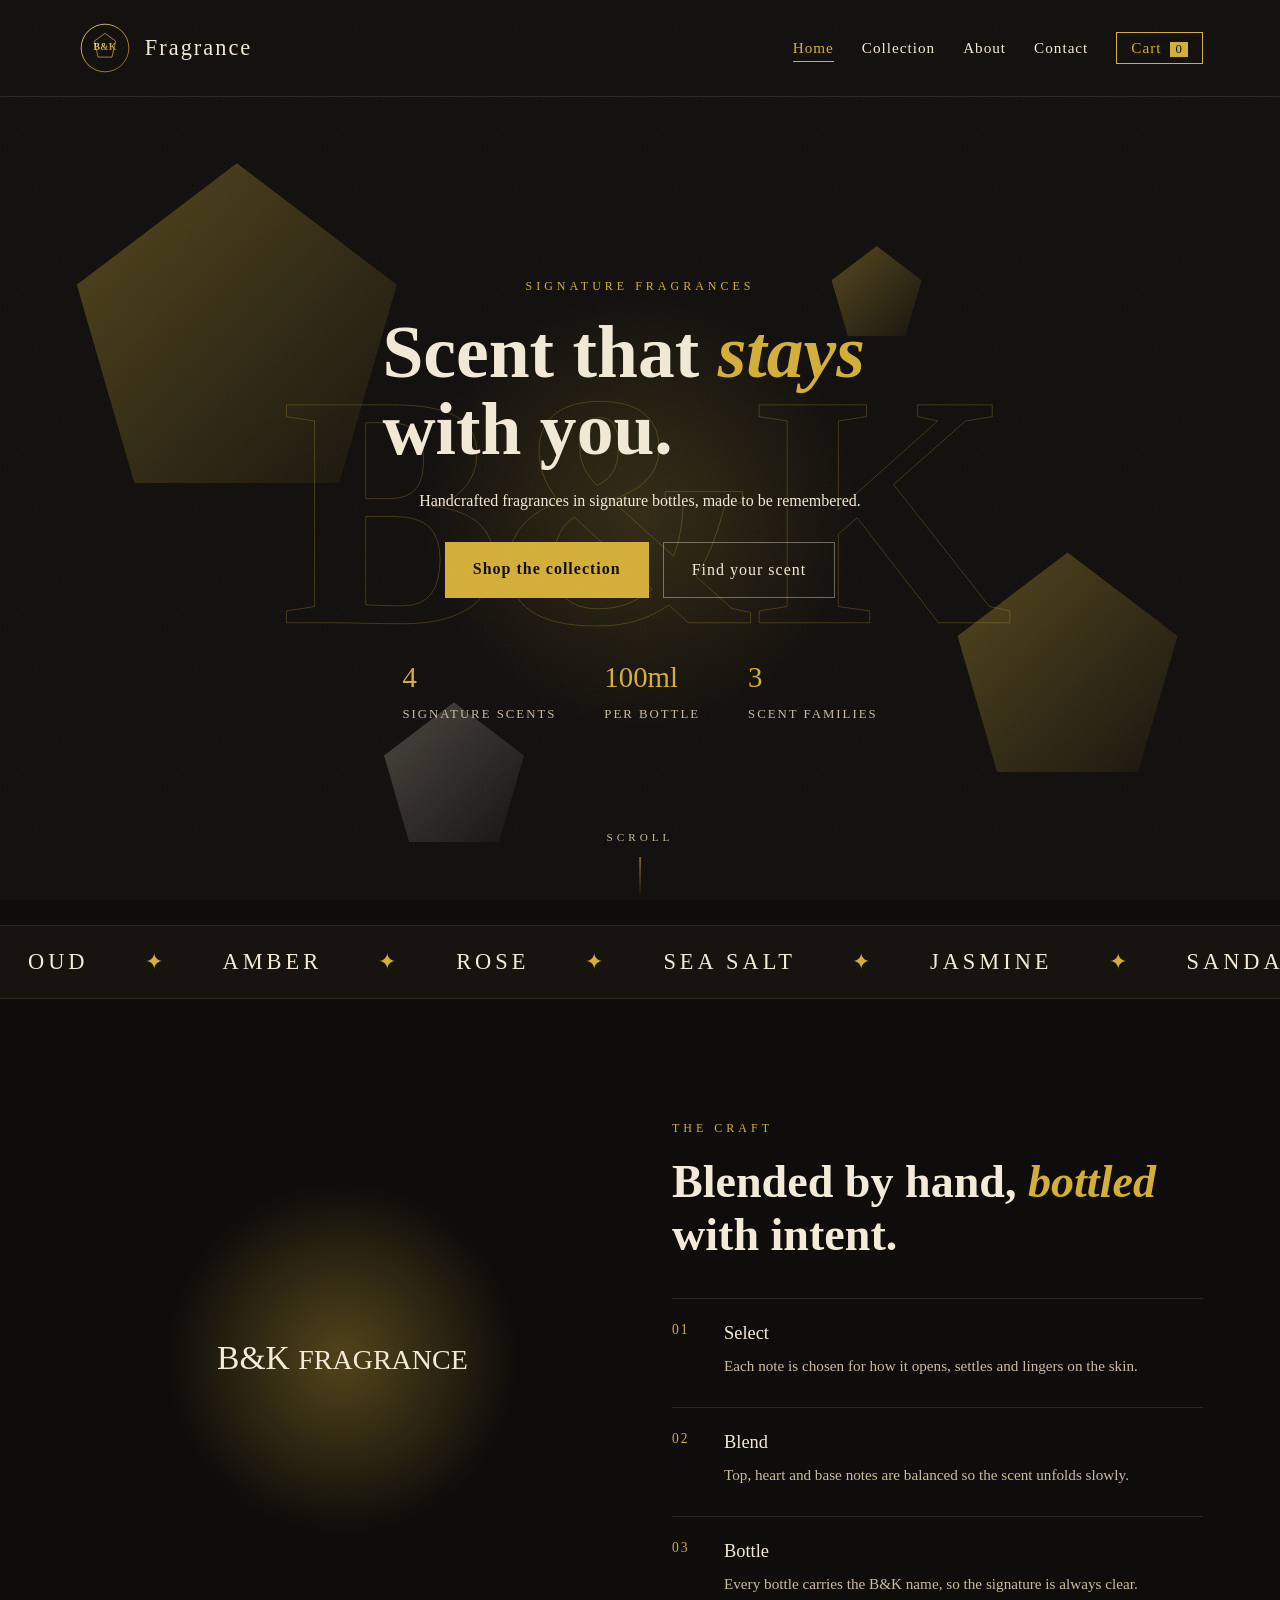
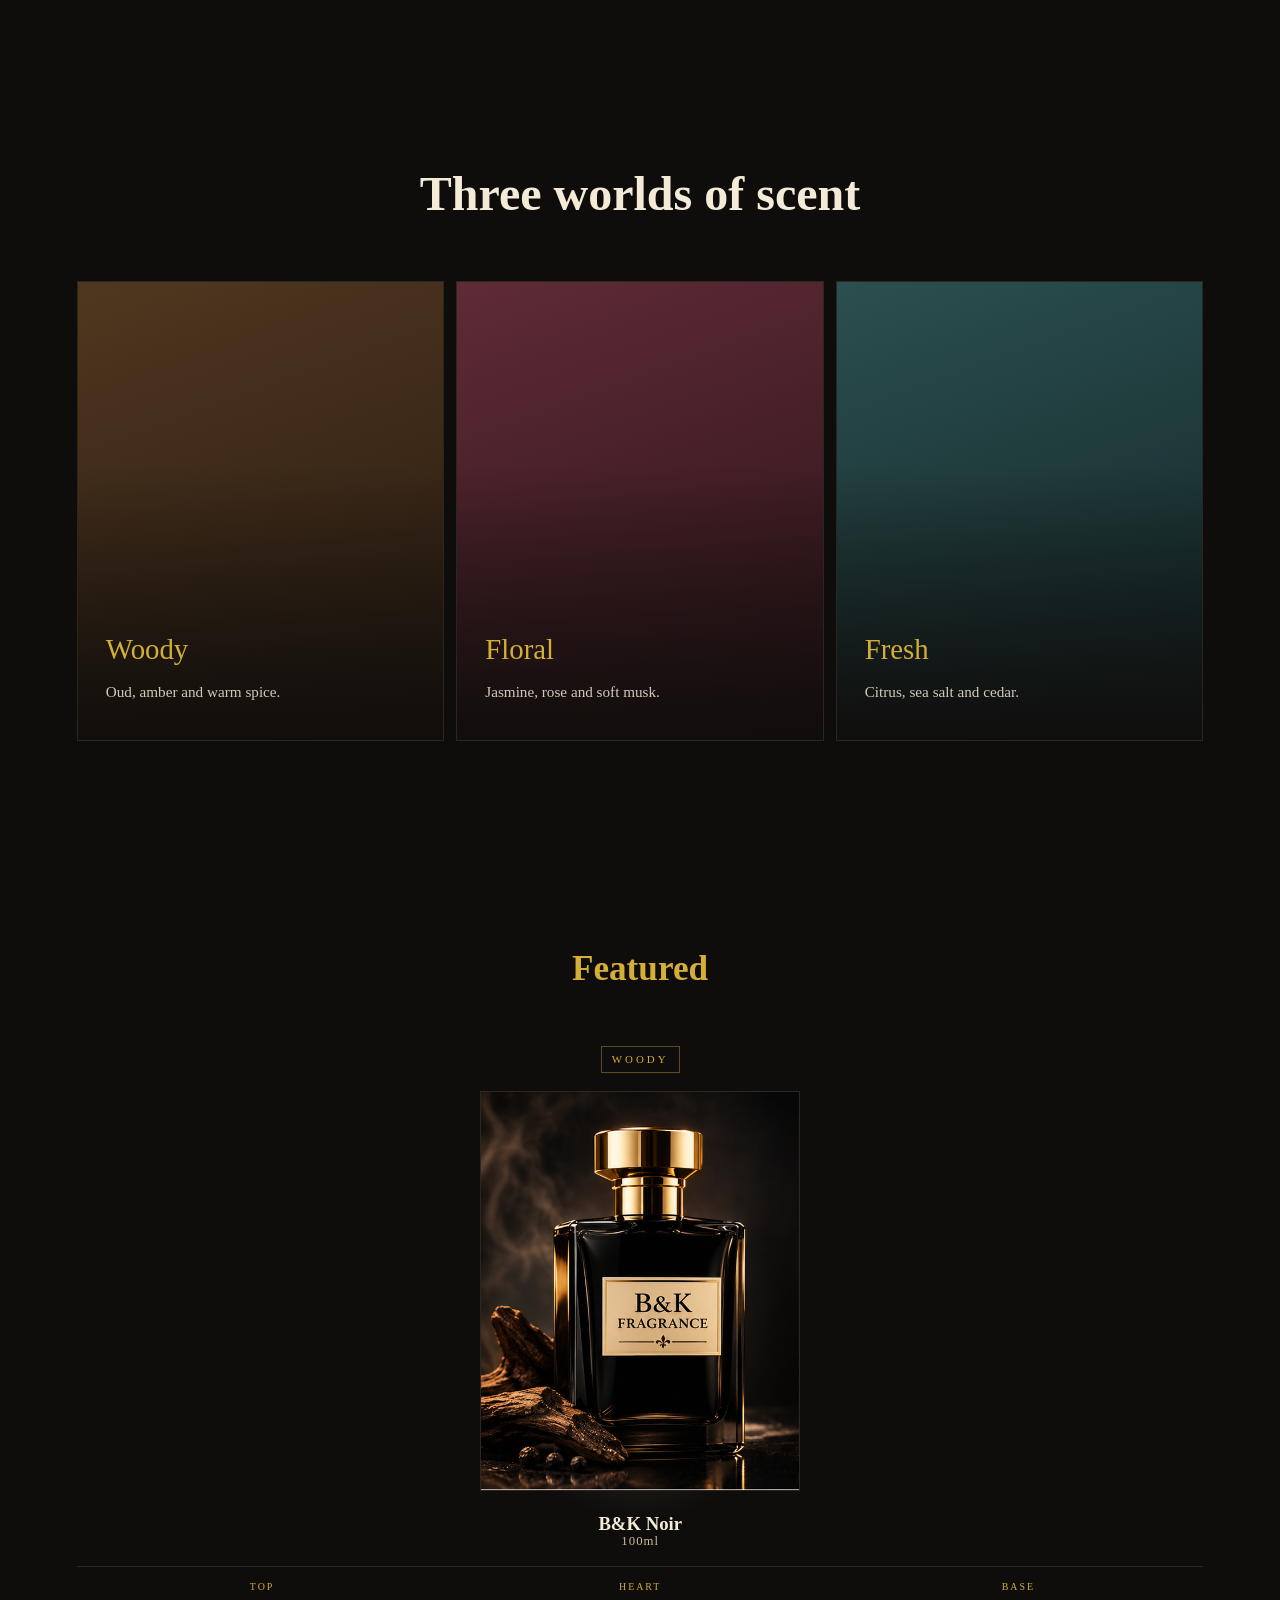
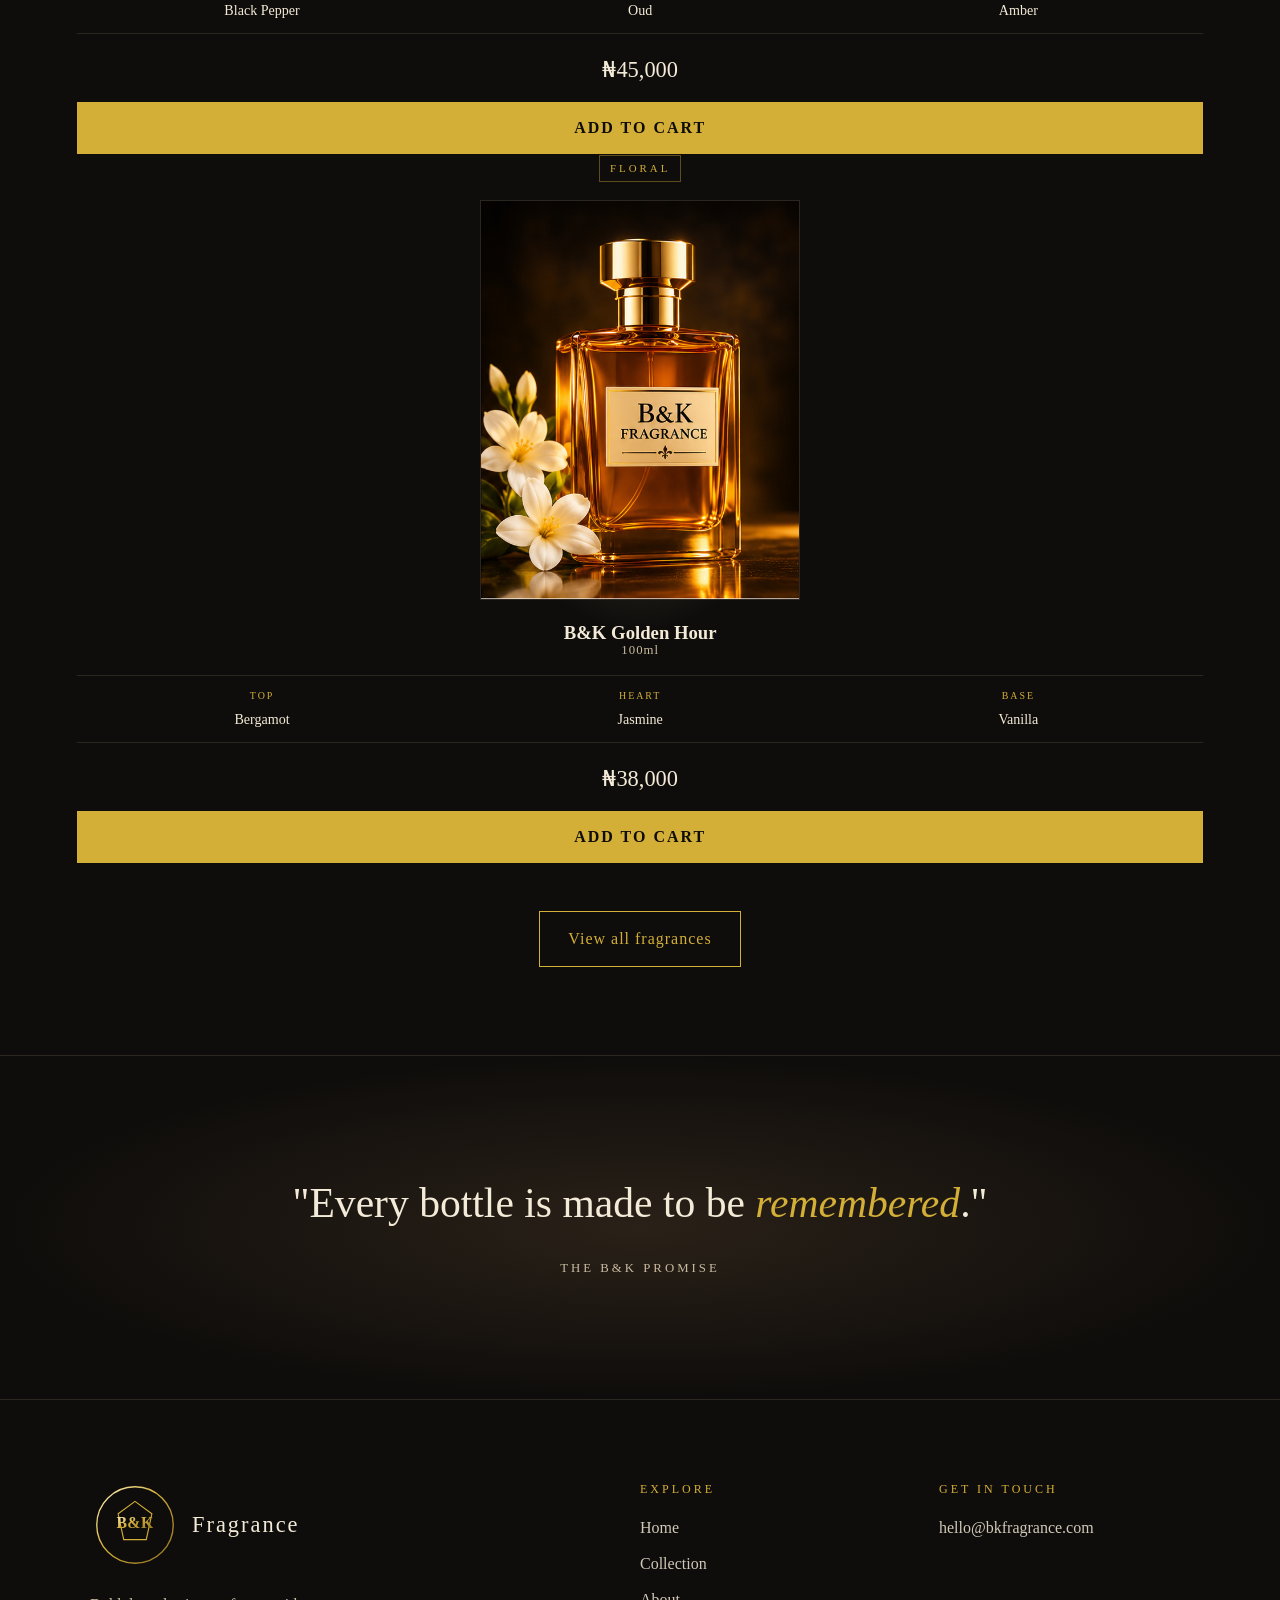
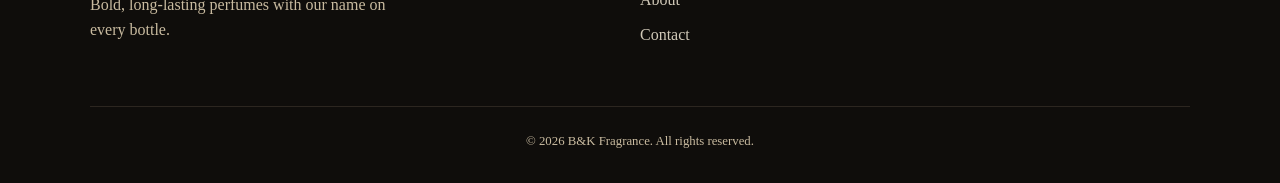
<file: index.html>
<!doctype html>
<html lang="en">
  <head>
    <meta charset="UTF-8" />
    <meta name="viewport" content="width=device-width, initial-scale=1.0" />
    <title>B&K Fragrance | Home</title>
    <meta
      name="description"
      content="Bold, long-lasting perfumes with our name on every bottle."
    />

    <meta property="og:title" content="B&K Fragrance" />
    <meta
      property="og:description"
      content="Bold, long-lasting perfumes with our name on every bottle."
    />
    <meta
      property="og:image"
      content="https://joshuaobiorah99-maker.github.io/b-k-fragrance/og-image.png"
    />
    <meta property="og:image:width" content="1200" />
    <meta property="og:image:height" content="630" />
    <meta
      property="og:url"
      content="https://joshuaobiorah99-maker.github.io/b-k-fragrance/"
    />
    <meta property="og:type" content="website" />
    <meta name="twitter:card" content="summary_large_image" />

    <link rel="stylesheet" href="style.css" />
  </head>
  <body>
    <header class="site-header">
      <a href="index.html" class="logo" aria-label="B&K Fragrance Home">
        <svg
          xmlns="http://www.w3.org/2000/svg"
          viewBox="0 0 400 400"
          width="56"
          height="56"
        >
          <defs>
            <linearGradient id="gold56" x1="0" y1="0" x2="1" y2="1">
              <stop offset="0%" stop-color="#fff3c4" />
              <stop offset="45%" stop-color="#d4af37" />
              <stop offset="100%" stop-color="#8a6d1f" />
            </linearGradient>
          </defs>
          <circle
            cx="200"
            cy="200"
            r="170"
            fill="none"
            stroke="url(#gold56)"
            stroke-width="6"
          />
          <polygon
            points="200,95 275,150 250,265 150,265 125,150"
            fill="none"
            stroke="#d4af37"
            stroke-width="5"
          />
          <text
            x="200"
            y="215"
            text-anchor="middle"
            font-family="Georgia, serif"
            font-size="70"
            font-weight="bold"
            fill="url(#gold56)"
          >
            B&amp;K
          </text>
        </svg>
        <span>Fragrance</span>
      </a>

      <nav aria-label="Main navigation">
        <a href="index.html" class="active">Home</a>
        <a href="collection.html">Collection</a>
        <a href="about.html">About</a>
        <a href="contact.html">Contact</a>
      </nav>
    </header>

    <main>
      <section class="hero">
        <div class="hero-mark" aria-hidden="true">B&amp;K</div>
        <span class="eyebrow">Signature fragrances</span>
        <h1>Scent that <em>stays</em> with you.</h1>
        <p>
          Handcrafted fragrances in signature bottles, made to be remembered.
        </p>

        <div class="hero-actions">
          <a href="collection.html" class="btn">Shop the collection</a>
          <a href="contact.html" class="btn-ghost">Find your scent</a>
        </div>

        <ul class="hero-stats">
          <li><strong>4</strong><span>Signature scents</span></li>
          <li><strong>100ml</strong><span>Per bottle</span></li>
          <li><strong>3</strong><span>Scent families</span></li>
        </ul>

        <div class="scroll-cue">Scroll</div>
      </section>

      <div class="marquee" aria-hidden="true">
        <div class="marquee-track">
          <span>Oud</span><span>Amber</span><span>Rose</span>
          <span>Sea Salt</span><span>Jasmine</span> <span>Sandalwood</span
          ><span>Vanilla</span> <span>Cedar</span><span>Oud</span
          ><span>Amber</span> <span>Rose</span><span>Sea Salt</span>
          <span>Jasmine</span><span>Sandalwood</span> <span>Vanilla</span
          ><span>Cedar</span>
        </div>
      </div>

      <section class="split">
        <div class="split-visual">
          <div class="orb"></div>
          <div class="bottle-stage">
            <div class="bottle">
              <div class="bottle-cap"></div>
              <div class="bottle-neck"></div>
              <div class="bottle-body">
                <div class="bottle-label">
                  B&amp;K
                  <small>FRAGRANCE</small>
                </div>
              </div>
            </div>
          </div>
        </div>

        <div class="split-copy">
          <span class="eyebrow">The craft</span>
          <h2>Blended by hand, <em>bottled</em> with intent.</h2>

          <ol class="steps">
            <li>
              <span>01</span>
              <div>
                <h4>Select</h4>
                <p>
                  Each note is chosen for how it opens, settles and lingers on
                  the skin.
                </p>
              </div>
            </li>
            <li>
              <span>02</span>
              <div>
                <h4>Blend</h4>
                <p>
                  Top, heart and base notes are balanced so the scent unfolds
                  slowly.
                </p>
              </div>
            </li>
            <li>
              <span>03</span>
              <div>
                <h4>Bottle</h4>
                <p>
                  Every bottle carries the B&amp;K name, so the signature is
                  always clear.
                </p>
              </div>
            </li>
          </ol>
        </div>
      </section>

      <section class="families">
        <h2 class="section-title">Three worlds of scent</h2>

        <div class="family-row">
          <a href="collection.html?family=Woody" class="family-card woody">
            <span class="family-name">Woody</span>
            <span class="family-desc">Oud, amber and warm spice.</span>
          </a>

          <a href="collection.html?family=Floral" class="family-card floral">
            <span class="family-name">Floral</span>
            <span class="family-desc">Jasmine, rose and soft musk.</span>
          </a>

          <a href="collection.html?family=Fresh" class="family-card fresh">
            <span class="family-name">Fresh</span>
            <span class="family-desc">Citrus, sea salt and cedar.</span>
          </a>
        </div>
      </section>

      <section id="featured" class="featured">
        <h2>Featured</h2>

        <div class="product-grid" id="featuredGrid"></div>

        <p class="center-link">
          <a href="collection.html" class="btn-outline">
            View all fragrances
          </a>
        </p>
      </section>

      <section class="quote-band">
        <blockquote>
          "Every bottle is made to be <em>remembered</em>."
        </blockquote>
        <cite>The B&amp;K promise</cite>
      </section>
    </main>

    <footer class="site-footer big-footer">
      <div class="footer-grid">
        <div class="footer-brand">
          <div class="logo">
            <svg
              xmlns="http://www.w3.org/2000/svg"
              viewBox="0 0 400 400"
              width="90"
              height="90"
            >
              <defs>
                <linearGradient id="gold90" x1="0" y1="0" x2="1" y2="1">
                  <stop offset="0%" stop-color="#fff3c4" />
                  <stop offset="45%" stop-color="#d4af37" />
                  <stop offset="100%" stop-color="#8a6d1f" />
                </linearGradient>
              </defs>
              <circle
                cx="200"
                cy="200"
                r="170"
                fill="none"
                stroke="url(#gold90)"
                stroke-width="6"
              />
              <polygon
                points="200,95 275,150 250,265 150,265 125,150"
                fill="none"
                stroke="#d4af37"
                stroke-width="5"
              />
              <text
                x="200"
                y="215"
                text-anchor="middle"
                font-family="Georgia, serif"
                font-size="70"
                font-weight="bold"
                fill="url(#gold90)"
              >
                B&amp;K
              </text>
            </svg>
            <span>Fragrance</span>
          </div>
          <p>Bold, long-lasting perfumes with our name on every bottle.</p>
        </div>

        <div class="footer-col">
          <h4>Explore</h4>
          <a href="index.html">Home</a>
          <a href="collection.html">Collection</a>
          <a href="about.html">About</a>
          <a href="contact.html">Contact</a>
        </div>

        <div class="footer-col">
          <h4>Get in touch</h4>
          <a href="mailto:hello@bkfragrance.com"> hello@bkfragrance.com </a>
        </div>
      </div>

      <p class="footer-bottom">
        &copy; 2026 B&amp;K Fragrance. All rights reserved.
      </p>
    </footer>

    <script src="script.js"></script>
    <script src="motion.js"></script>
    <script src="cart.js"></script>
  </body>
</html>
</file>
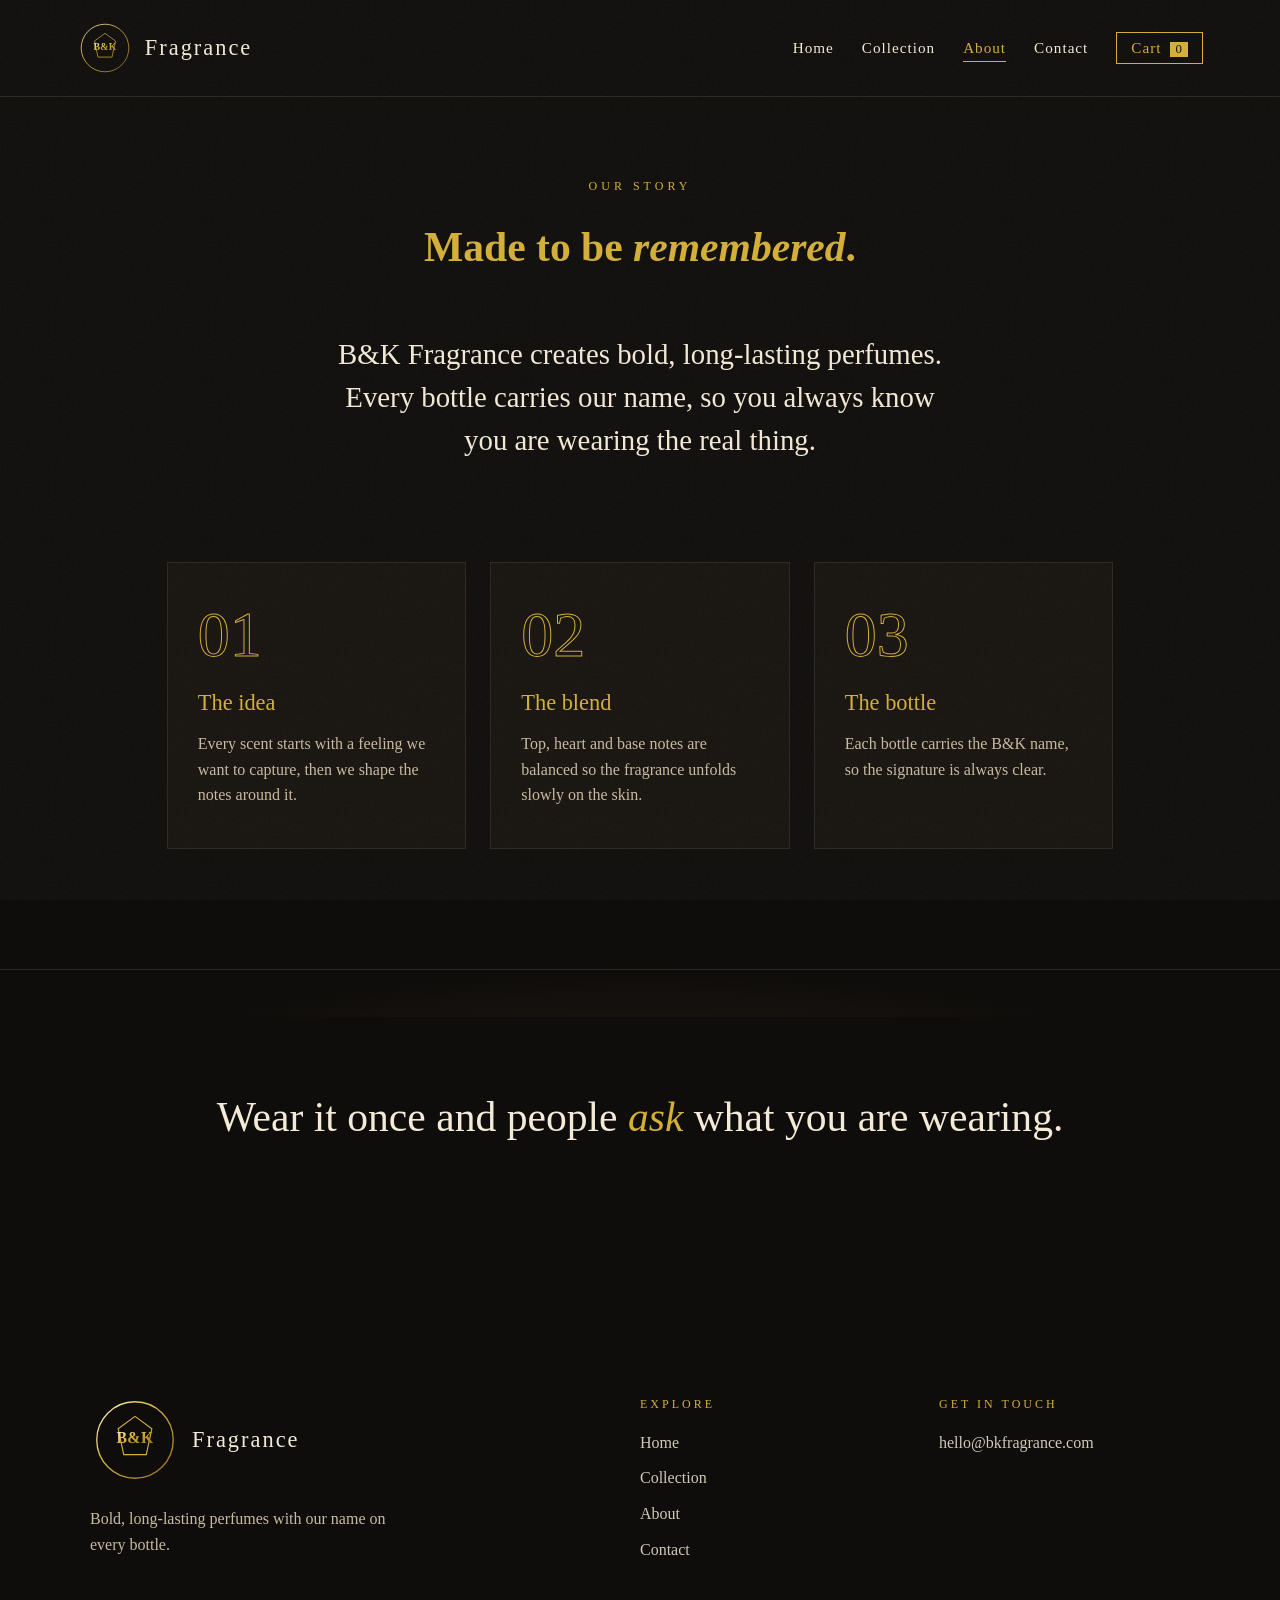
<file: about.html>
<!doctype html>
<html lang="en">
  <head>
    <meta charset="UTF-8" />
    <meta name="viewport" content="width=device-width, initial-scale=1.0" />
    <title>B&K Fragrance | About</title>
    <meta property="og:title" content="About B&K Fragrance" />
    <meta
      property="og:description"
      content="Bold, long-lasting perfumes with our name on every bottle."
    />
    <meta
      property="og:image"
      content="https://joshuaobiorah99-maker.github.io/bk-fragrance/images/og-image.png"
    />
    <meta
      property="og:url"
      content="https://joshuaobiorah99-maker.github.io/bk-fragrance/about.html"
    />
    <meta property="og:type" content="website" />
    <meta name="twitter:card" content="summary_large_image" />
    <link rel="stylesheet" href="style.css" />
  </head>
  <body>
    <header class="site-header">
      <a href="index.html" class="logo"
        ><svg
          xmlns="http://www.w3.org/2000/svg"
          viewBox="0 0 400 400"
          width="56"
          height="56"
        >
          <defs>
            <linearGradient id="gold56" x1="0" y1="0" x2="1" y2="1">
              <stop offset="0%" stop-color="#fff3c4" />
              <stop offset="45%" stop-color="#d4af37" />
              <stop offset="100%" stop-color="#8a6d1f" />
            </linearGradient>
          </defs>
          <circle
            cx="200"
            cy="200"
            r="170"
            fill="none"
            stroke="url(#gold56)"
            stroke-width="6"
          />
          <polygon
            points="200,95 275,150 250,265 150,265 125,150"
            fill="none"
            stroke="#d4af37"
            stroke-width="5"
          />
          <text
            x="200"
            y="215"
            text-anchor="middle"
            font-family="Georgia, serif"
            font-size="70"
            font-weight="bold"
            fill="url(#gold56)"
          >
            B&amp;K
          </text>
          <span>Fragrance</span>
        </svg></a
      >
      <nav>
        <a href="index.html">Home</a>
        <a href="collection.html">Collection</a>
        <a href="about.html" class="active">About</a>
        <a href="contact.html">Contact</a>
      </nav>
    </header>

    <section class="page-intro">
      <span class="eyebrow">Our story</span>
      <h1>Made to be <em>remembered</em>.</h1>
    </section>

    <section class="about-statement">
      <p class="lead">
        B&amp;K Fragrance creates bold, long-lasting perfumes. Every bottle
        carries our name, so you always know you are wearing the real thing.
      </p>
    </section>

    <section class="process">
      <div class="process-card">
        <span class="num">01</span>
        <h3>The idea</h3>
        <p>
          Every scent starts with a feeling we want to capture, then we shape
          the notes around it.
        </p>
      </div>
      <div class="process-card">
        <span class="num">02</span>
        <h3>The blend</h3>
        <p>
          Top, heart and base notes are balanced so the fragrance unfolds slowly
          on the skin.
        </p>
      </div>
      <div class="process-card">
        <span class="num">03</span>
        <h3>The bottle</h3>
        <p>
          Each bottle carries the B&amp;K name, so the signature is always
          clear.
        </p>
      </div>
    </section>

    <section class="quote-band">
      <blockquote>
        Wear it once and people <em>ask</em> what you are wearing.
      </blockquote>
      <cite>The B&amp;K promise</cite>
    </section>

    <footer class="site-footer big-footer">
      <div class="footer-grid">
        <div class="footer-brand">
          <div class="logo">
            <svg
              xmlns="http://www.w3.org/2000/svg"
              viewBox="0 0 400 400"
              width="90"
              height="90"
            >
              <defs>
                <linearGradient id="gold90" x1="0" y1="0" x2="1" y2="1">
                  <stop offset="0%" stop-color="#fff3c4" />
                  <stop offset="45%" stop-color="#d4af37" />
                  <stop offset="100%" stop-color="#8a6d1f" />
                </linearGradient>
              </defs>
              <circle
                cx="200"
                cy="200"
                r="170"
                fill="none"
                stroke="url(#gold90)"
                stroke-width="6"
              />
              <polygon
                points="200,95 275,150 250,265 150,265 125,150"
                fill="none"
                stroke="#d4af37"
                stroke-width="5"
              />
              <text
                x="200"
                y="215"
                text-anchor="middle"
                font-family="Georgia, serif"
                font-size="70"
                font-weight="bold"
                fill="url(#gold90)"
              >
                B&amp;K
              </text>
              <span>Fragrance</span>
            </svg>
          </div>
          <p>Bold, long-lasting perfumes with our name on every bottle.</p>
        </div>
        <div class="footer-col">
          <h4>Explore</h4>
          <a href="index.html">Home</a>
          <a href="collection.html">Collection</a>
          <a href="about.html">About</a>
          <a href="contact.html">Contact</a>
        </div>
        <div class="footer-col">
          <h4>Get in touch</h4>
          <a href="mailto:hello@bkfragrance.com">hello@bkfragrance.com</a>
        </div>
      </div>
      <p class="footer-bottom">
        &copy; 2026 B&amp;K Fragrance. All rights reserved.
      </p>
    </footer>

    <script src="motion.js"></script>
    <script src="cart.js"></script>
  </body>
</html>
</file>
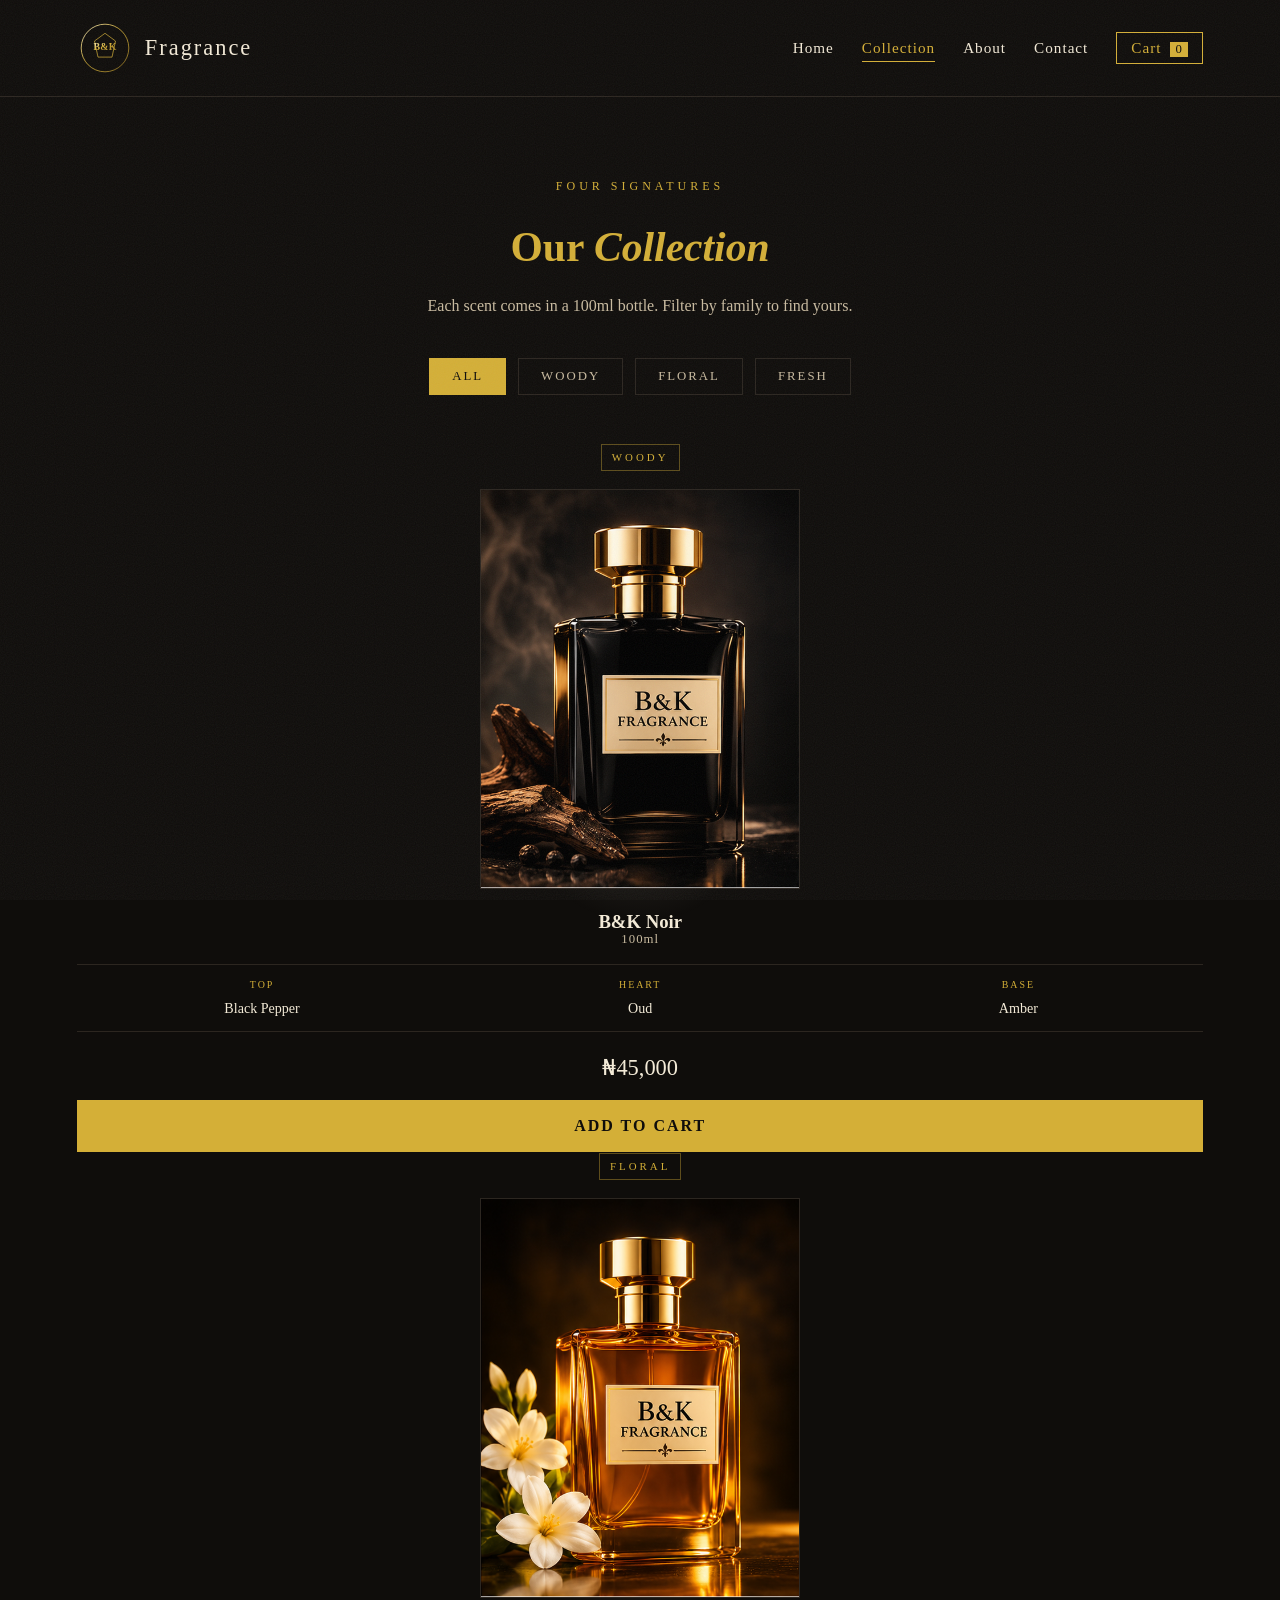
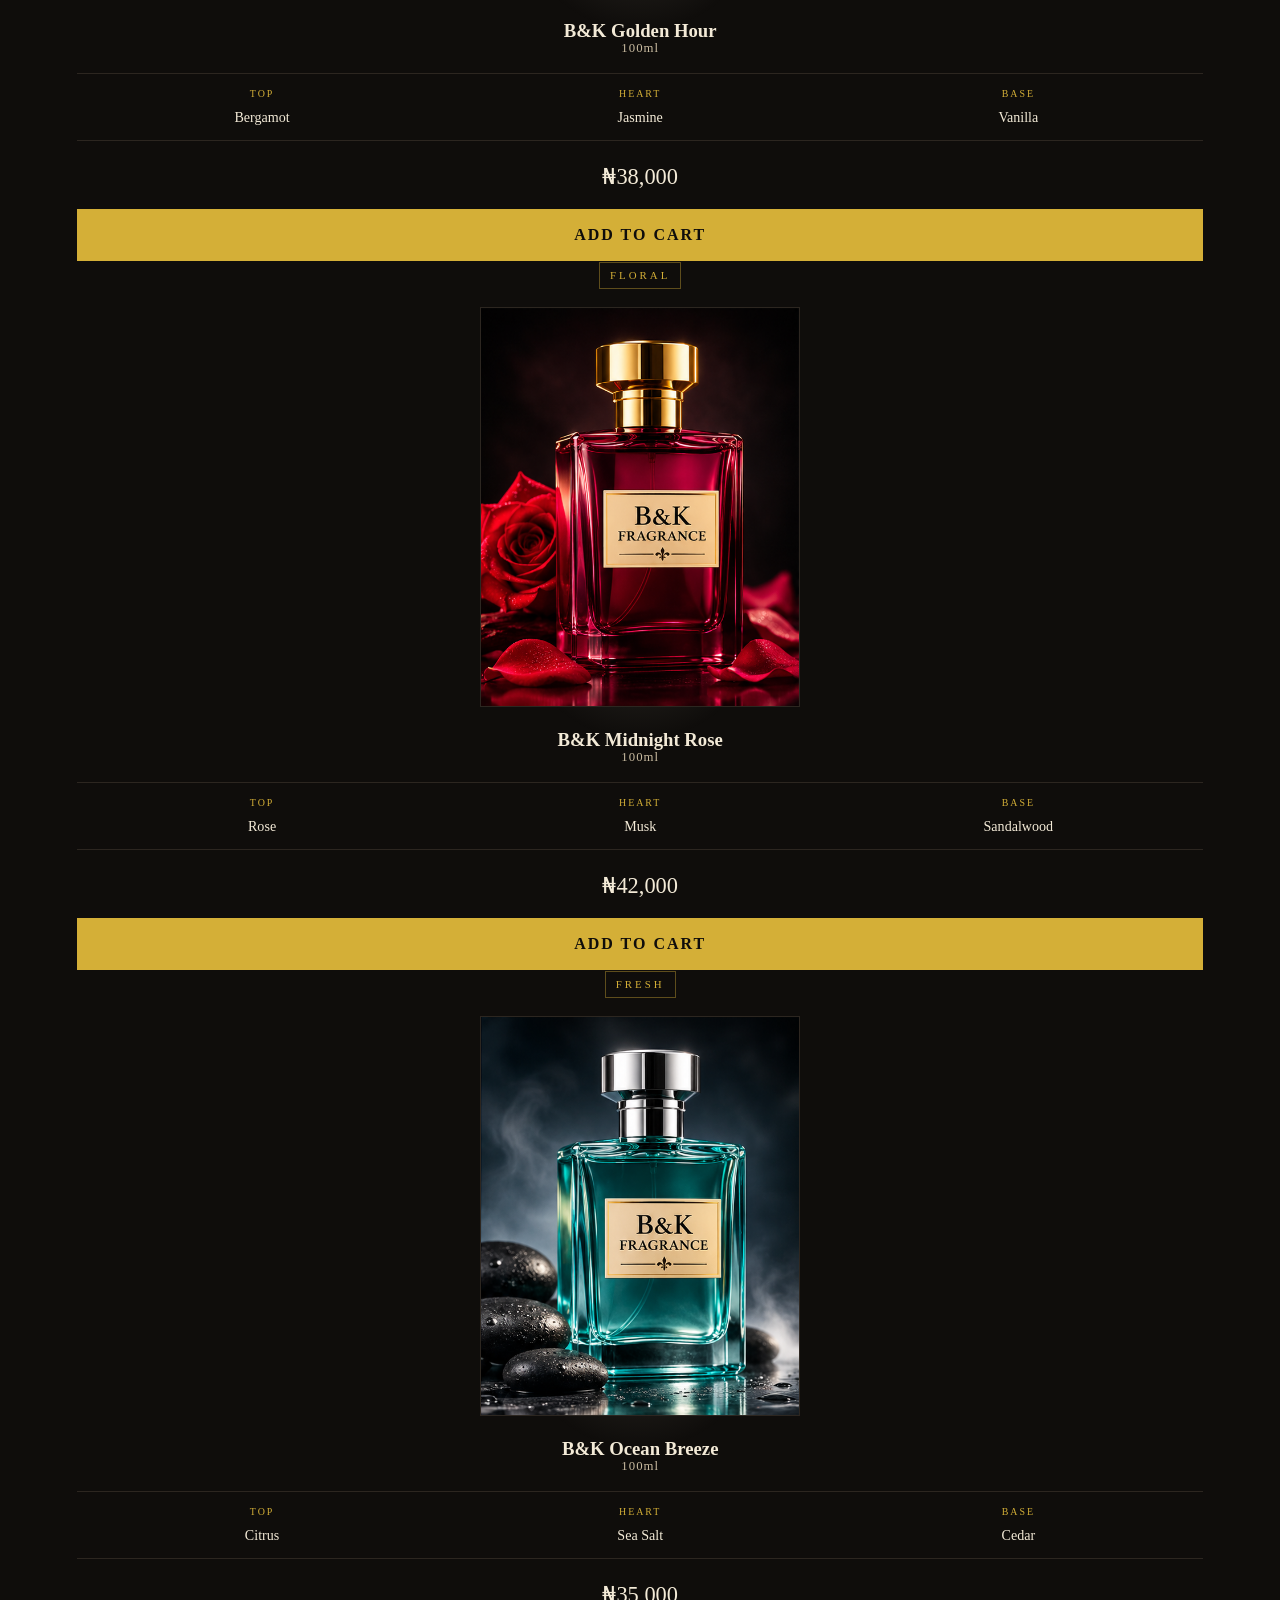
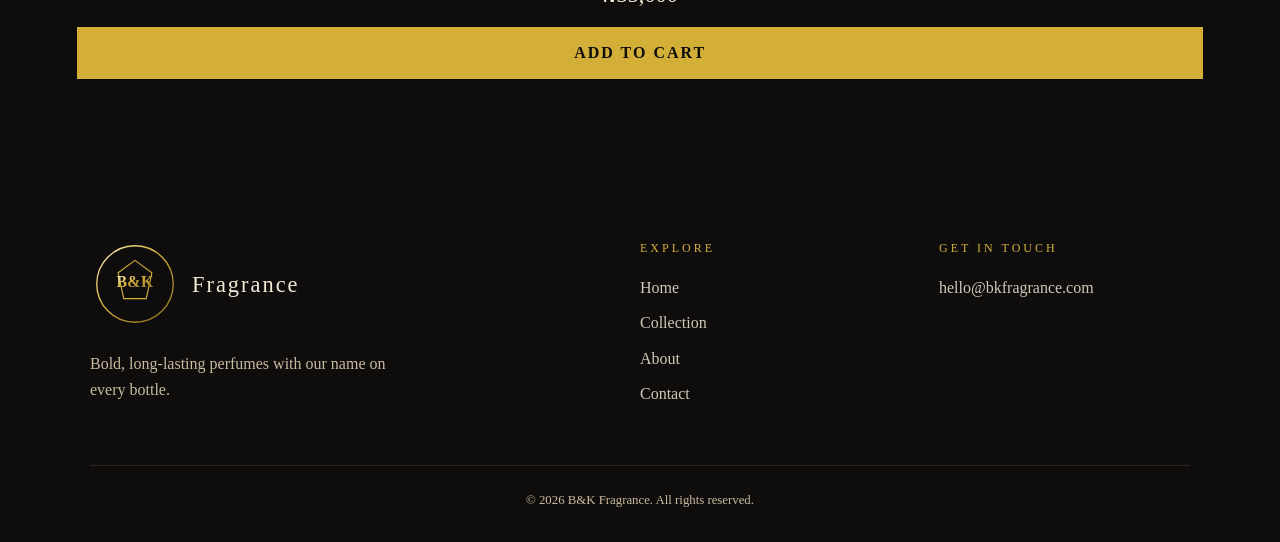
<file: collection.html>
<!doctype html>
<html lang="en">
  <head>
    <meta charset="UTF-8" />
    <meta name="viewport" content="width=device-width, initial-scale=1.0" />
    <title>B&K Fragrance | About</title>
    <meta property="og:title" content="About B&K Fragrance" />
    <meta
      property="og:description"
      content="Bold, long-lasting perfumes with our name on every bottle."
    />
    <meta
      property="og:image"
      content="https://joshuaobiorah99-maker.github.io/bk-fragrance/images/og-image.png"
    />
    <meta
      property="og:url"
      content="https://joshuaobiorah99-maker.github.io/bk-fragrance/about.html"
    />
    <meta property="og:type" content="website" />
    <meta name="twitter:card" content="summary_large_image" />
    <link rel="stylesheet" href="style.css" />
  </head>
  <body>
    <header class="site-header">
      <a href="index.html" class="logo"
        ><svg
          xmlns="http://www.w3.org/2000/svg"
          viewBox="0 0 400 400"
          width="56"
          height="56"
        >
          <defs>
            <linearGradient id="gold56" x1="0" y1="0" x2="1" y2="1">
              <stop offset="0%" stop-color="#fff3c4" />
              <stop offset="45%" stop-color="#d4af37" />
              <stop offset="100%" stop-color="#8a6d1f" />
            </linearGradient>
          </defs>
          <circle
            cx="200"
            cy="200"
            r="170"
            fill="none"
            stroke="url(#gold56)"
            stroke-width="6"
          />
          <polygon
            points="200,95 275,150 250,265 150,265 125,150"
            fill="none"
            stroke="#d4af37"
            stroke-width="5"
          />
          <text
            x="200"
            y="215"
            text-anchor="middle"
            font-family="Georgia, serif"
            font-size="70"
            font-weight="bold"
            fill="url(#gold56)"
          >
            B&amp;K
          </text>
          <span>Fragrance</span>
        </svg></a
      >
      <nav>
        <a href="index.html">Home</a>
        <a href="collection.html" class="active">Collection</a>
        <a href="about.html">About</a>
        <a href="contact.html">Contact</a>
      </nav>
    </header>

    <section class="page-intro">
      <span class="eyebrow">Four signatures</span>
      <h1>Our <em>Collection</em></h1>
      <p>Each scent comes in a 100ml bottle. Filter by family to find yours.</p>
    </section>

    <div class="filter-bar">
      <button class="filter-btn active" data-filter="All">All</button>
      <button class="filter-btn" data-filter="Woody">Woody</button>
      <button class="filter-btn" data-filter="Floral">Floral</button>
      <button class="filter-btn" data-filter="Fresh">Fresh</button>
    </div>

    <section class="collection">
      <div class="product-grid" id="productGrid"></div>
    </section>

    <footer class="site-footer big-footer">
      <div class="footer-grid">
        <div class="footer-brand">
          <div class="logo">
            <svg
              xmlns="http://www.w3.org/2000/svg"
              viewBox="0 0 400 400"
              width="90"
              height="90"
            >
              <defs>
                <linearGradient id="gold90" x1="0" y1="0" x2="1" y2="1">
                  <stop offset="0%" stop-color="#fff3c4" />
                  <stop offset="45%" stop-color="#d4af37" />
                  <stop offset="100%" stop-color="#8a6d1f" />
                </linearGradient>
              </defs>
              <circle
                cx="200"
                cy="200"
                r="170"
                fill="none"
                stroke="url(#gold90)"
                stroke-width="6"
              />
              <polygon
                points="200,95 275,150 250,265 150,265 125,150"
                fill="none"
                stroke="#d4af37"
                stroke-width="5"
              />
              <text
                x="200"
                y="215"
                text-anchor="middle"
                font-family="Georgia, serif"
                font-size="70"
                font-weight="bold"
                fill="url(#gold90)"
              >
                B&amp;K
              </text>
              <span>Fragrance</span>
            </svg>
          </div>
          <p>Bold, long-lasting perfumes with our name on every bottle.</p>
        </div>
        <div class="footer-col">
          <h4>Explore</h4>
          <a href="index.html">Home</a>
          <a href="collection.html">Collection</a>
          <a href="about.html">About</a>
          <a href="contact.html">Contact</a>
        </div>
        <div class="footer-col">
          <h4>Get in touch</h4>
          <a href="mailto:hello@bkfragrance.com">hello@bkfragrance.com</a>
        </div>
      </div>
      <p class="footer-bottom">
        &copy; 2026 B&amp;K Fragrance. All rights reserved.
      </p>
    </footer>

    <script src="script.js"></script>
    <script src="motion.js"></script>
    <script src="cart.js"></script>
  </body>
</html>
</file>
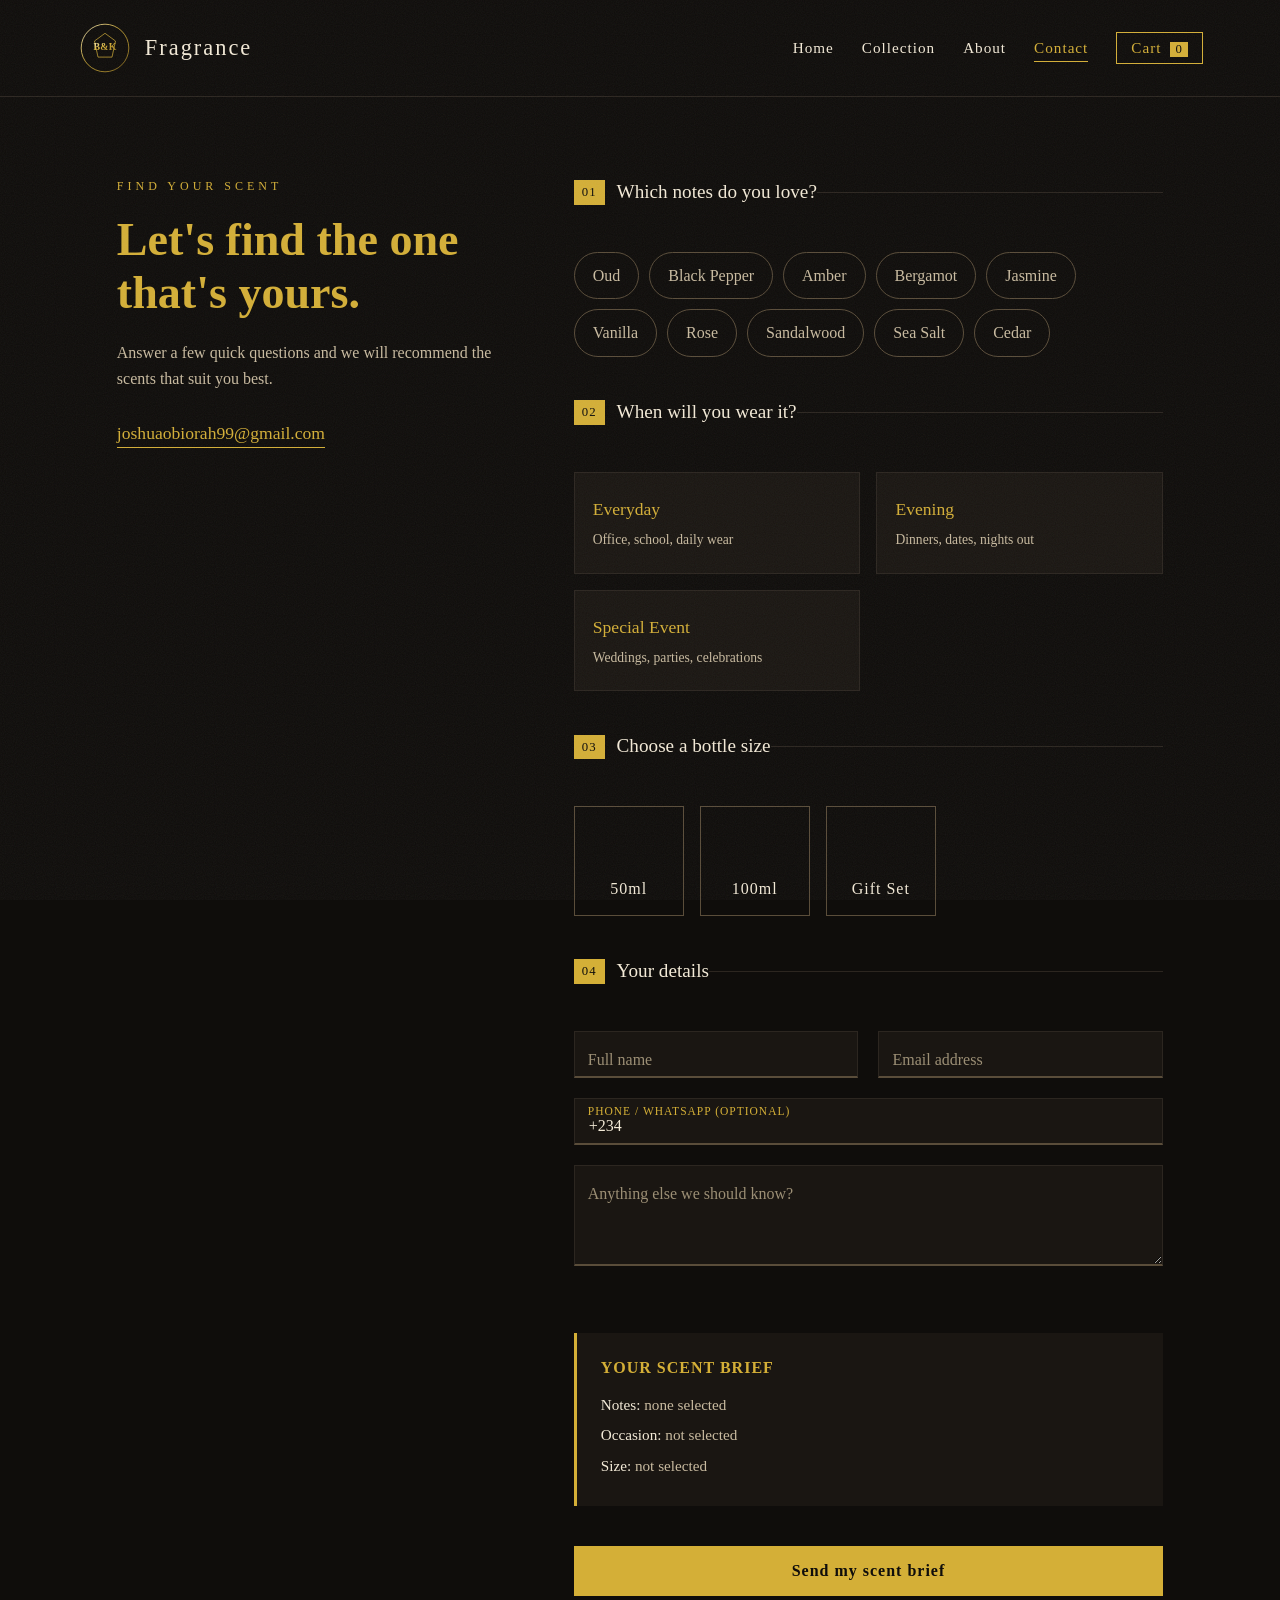
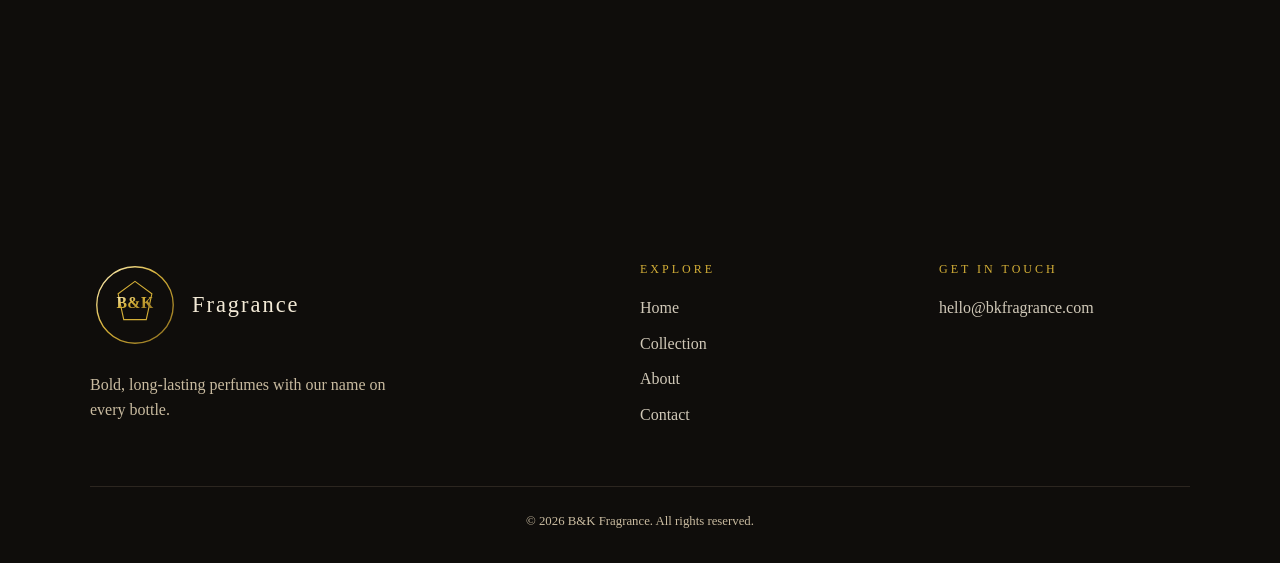
<file: contact.html>
<!doctype html>
<html lang="en">
  <head>
    <meta charset="UTF-8" />
    <meta name="viewport" content="width=device-width, initial-scale=1.0" />
    <title>B&K Fragrance | About</title>
    <meta property="og:title" content="About B&K Fragrance" />
    <meta
      property="og:description"
      content="Bold, long-lasting perfumes with our name on every bottle."
    />
    <meta
      property="og:image"
      content="https://joshuaobiorah99-maker.github.io/bk-fragrance/images/og-image.png"
    />
    <meta
      property="og:url"
      content="https://joshuaobiorah99-maker.github.io/bk-fragrance/about.html"
    />
    <meta property="og:type" content="website" />
    <meta name="twitter:card" content="summary_large_image" />
    <link rel="stylesheet" href="style.css" />
  </head>
  <body>
    <header class="site-header">
      <a href="index.html" class="logo"
        ><svg
          xmlns="http://www.w3.org/2000/svg"
          viewBox="0 0 400 400"
          width="56"
          height="56"
        >
          <defs>
            <linearGradient id="gold56" x1="0" y1="0" x2="1" y2="1">
              <stop offset="0%" stop-color="#fff3c4" />
              <stop offset="45%" stop-color="#d4af37" />
              <stop offset="100%" stop-color="#8a6d1f" />
            </linearGradient>
          </defs>
          <circle
            cx="200"
            cy="200"
            r="170"
            fill="none"
            stroke="url(#gold56)"
            stroke-width="6"
          />
          <polygon
            points="200,95 275,150 250,265 150,265 125,150"
            fill="none"
            stroke="#d4af37"
            stroke-width="5"
          />
          <text
            x="200"
            y="215"
            text-anchor="middle"
            font-family="Georgia, serif"
            font-size="70"
            font-weight="bold"
            fill="url(#gold56)"
          >
            B&amp;K
          </text>
          <span>Fragrance</span>
        </svg></a
      >
      <nav>
        <a href="index.html">Home</a>
        <a href="collection.html">Collection</a>
        <a href="about.html">About</a>
        <a href="contact.html" class="active">Contact</a>
      </nav>
    </header>

    <section class="contact-layout">
      <aside class="contact-aside">
        <span class="eyebrow">Find your scent</span>
        <h1>Let's find the one that's yours.</h1>
        <p>
          Answer a few quick questions and we will recommend the scents that
          suit you best.
        </p>
        <a href="mailto:joshuaobiorah99@gmail.com" class="mail"
          >joshuaobiorah99@gmail.com</a
        >
      </aside>

      <div class="scent-form-wrap">
        <form
          id="scentForm"
          class="scent-form"
          action="https://formspree.io/f/xyeklavn"
          method="POST"
        >
          <!-- Step 1: scent notes -->
          <fieldset class="form-step">
            <legend>
              <span class="step-num">01</span> Which notes do you love?
            </legend>
            <div class="chip-group" id="notesGroup">
              <label class="chip"
                ><input type="checkbox" name="notes" value="Oud" /><span
                  >Oud</span
                ></label
              >
              <label class="chip"
                ><input
                  type="checkbox"
                  name="notes"
                  value="Black Pepper"
                /><span>Black Pepper</span></label
              >
              <label class="chip"
                ><input type="checkbox" name="notes" value="Amber" /><span
                  >Amber</span
                ></label
              >
              <label class="chip"
                ><input type="checkbox" name="notes" value="Bergamot" /><span
                  >Bergamot</span
                ></label
              >
              <label class="chip"
                ><input type="checkbox" name="notes" value="Jasmine" /><span
                  >Jasmine</span
                ></label
              >
              <label class="chip"
                ><input type="checkbox" name="notes" value="Vanilla" /><span
                  >Vanilla</span
                ></label
              >
              <label class="chip"
                ><input type="checkbox" name="notes" value="Rose" /><span
                  >Rose</span
                ></label
              >
              <label class="chip"
                ><input type="checkbox" name="notes" value="Sandalwood" /><span
                  >Sandalwood</span
                ></label
              >
              <label class="chip"
                ><input type="checkbox" name="notes" value="Sea Salt" /><span
                  >Sea Salt</span
                ></label
              >
              <label class="chip"
                ><input type="checkbox" name="notes" value="Cedar" /><span
                  >Cedar</span
                ></label
              >
            </div>
          </fieldset>

          <!-- Step 2: occasion -->
          <fieldset class="form-step">
            <legend>
              <span class="step-num">02</span> When will you wear it?
            </legend>
            <div class="card-group">
              <label class="choice-card">
                <input type="radio" name="occasion" value="Everyday" required />
                <span class="card-title">Everyday</span>
                <span class="card-sub">Office, school, daily wear</span>
              </label>
              <label class="choice-card">
                <input type="radio" name="occasion" value="Evening" />
                <span class="card-title">Evening</span>
                <span class="card-sub">Dinners, dates, nights out</span>
              </label>
              <label class="choice-card">
                <input type="radio" name="occasion" value="Special Event" />
                <span class="card-title">Special Event</span>
                <span class="card-sub">Weddings, parties, celebrations</span>
              </label>
            </div>
          </fieldset>

          <!-- Step 3: bottle size -->
          <fieldset class="form-step">
            <legend>
              <span class="step-num">03</span> Choose a bottle size
            </legend>
            <div class="size-group">
              <label class="size-option">
                <input type="radio" name="size" value="50ml" required />
                <span>50ml</span>
              </label>
              <label class="size-option">
                <input type="radio" name="size" value="100ml" />
                <span>100ml</span>
              </label>
              <label class="size-option">
                <input type="radio" name="size" value="Gift Set" />
                <span>Gift Set</span>
              </label>
            </div>
          </fieldset>

          <!-- Step 4: details -->
          <fieldset class="form-step">
            <legend><span class="step-num">04</span> Your details</legend>
            <div class="field-row">
              <div class="field">
                <input
                  type="text"
                  id="name"
                  name="name"
                  placeholder=" "
                  autocomplete="name"
                  required
                />
                <label for="name">Full name</label>
              </div>
              <div class="field">
                <input
                  type="email"
                  id="email"
                  name="email"
                  placeholder=" "
                  autocomplete="email"
                  required
                />
                <label for="email">Email address</label>
              </div>
            </div>
            <div class="field">
              <input
                type="tel"
                id="phone"
                name="phone"
                value="+234"
                placeholder=" "
                autocomplete="tel"
                inputmode="tel"
                list="phone-suggestions"
              />
              <label for="phone">Phone / WhatsApp (optional)</label>
              <datalist id="phone-suggestions"></datalist>
            </div>
            <div class="field">
              <textarea
                id="message"
                name="message"
                rows="4"
                placeholder=" "
              ></textarea>
              <label for="message">Anything else we should know?</label>
            </div>
          </fieldset>

          <!-- Live summary of choices -->
          <div class="summary" aria-live="polite">
            <h3>Your scent brief</h3>
            <p id="summaryNotes"><strong>Notes:</strong> none selected</p>
            <p id="summaryOccasion"><strong>Occasion:</strong> not selected</p>
            <p id="summarySize"><strong>Size:</strong> not selected</p>
          </div>

          <button type="submit" class="submit-btn">Send my scent brief</button>
          <p class="form-status" id="formStatus" role="status"></p>
        </form>
      </div>
    </section>

    <footer class="site-footer big-footer">
      <div class="footer-grid">
        <div class="footer-brand">
          <div class="logo">
            <svg
              xmlns="http://www.w3.org/2000/svg"
              viewBox="0 0 400 400"
              width="90"
              height="90"
            >
              <defs>
                <linearGradient id="gold90" x1="0" y1="0" x2="1" y2="1">
                  <stop offset="0%" stop-color="#fff3c4" />
                  <stop offset="45%" stop-color="#d4af37" />
                  <stop offset="100%" stop-color="#8a6d1f" />
                </linearGradient>
              </defs>
              <circle
                cx="200"
                cy="200"
                r="170"
                fill="none"
                stroke="url(#gold90)"
                stroke-width="6"
              />
              <polygon
                points="200,95 275,150 250,265 150,265 125,150"
                fill="none"
                stroke="#d4af37"
                stroke-width="5"
              />
              <text
                x="200"
                y="215"
                text-anchor="middle"
                font-family="Georgia, serif"
                font-size="70"
                font-weight="bold"
                fill="url(#gold90)"
              >
                B&amp;K
              </text>
              <span>Fragrance</span>
            </svg>
          </div>
          <p>Bold, long-lasting perfumes with our name on every bottle.</p>
        </div>
        <div class="footer-col">
          <h4>Explore</h4>
          <a href="index.html">Home</a>
          <a href="collection.html">Collection</a>
          <a href="about.html">About</a>
          <a href="contact.html">Contact</a>
        </div>
        <div class="footer-col">
          <h4>Get in touch</h4>
          <a href="mailto:hello@bkfragrance.com">hello@bkfragrance.com</a>
        </div>
      </div>
      <p class="footer-bottom">
        &copy; 2026 B&amp;K Fragrance. All rights reserved.
      </p>
    </footer>

    <script src="contact.js"></script>
    <script src="motion.js"></script>
    <script src="cart.js"></script>
  </body>
</html>
</file>
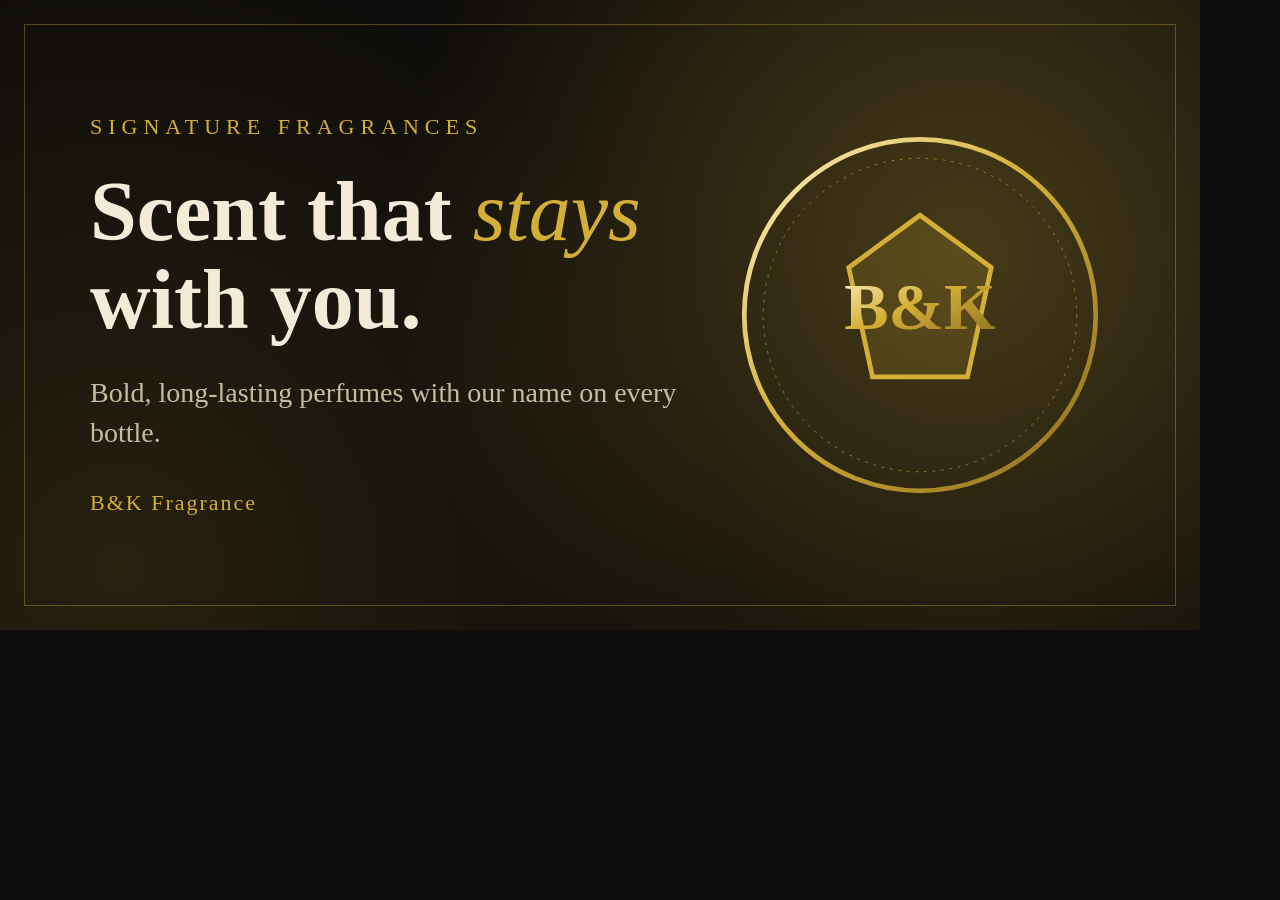
<file: share-card.html>
<!doctype html>
<html lang="en">
  <head>
    <meta charset="UTF-8" />
    <title>B&K Fragrance share card</title>
    <style>
      html,
      body {
        overflow: hidden;
      }
      html,
      body {
        margin: 0;
        padding: 0;
        background: #0f0d0b;
      }

      .card {
        position: relative;
        width: 1200px;
        height: 630px;
        overflow: hidden;
        background:
          radial-gradient(
            circle at 80% 40%,
            rgba(212, 175, 55, 0.28),
            transparent 55%
          ),
          radial-gradient(
            circle at 10% 90%,
            rgba(212, 175, 55, 0.12),
            transparent 50%
          ),
          #0f0d0b;
        color: #f3ead7;
        font-family: Georgia, "Times New Roman", serif;
        display: flex;
        align-items: center;
        justify-content: space-between;
        padding: 0 90px;
        box-sizing: border-box;
      }

      /* Thin gold frame */
      .card::before {
        content: "";
        position: absolute;
        inset: 24px;
        border: 1px solid rgba(212, 175, 55, 0.35);
        pointer-events: none;
      }

      .text {
        max-width: 620px;
        position: relative;
        z-index: 1;
      }

      .label {
        font-size: 22px;
        letter-spacing: 6px;
        text-transform: uppercase;
        color: #d4af37;
        margin-bottom: 28px;
      }

      h1 {
        font-size: 84px;
        line-height: 1.05;
        margin: 0 0 28px;
        font-weight: bold;
      }

      h1 em {
        color: #d4af37;
        font-style: italic;
        font-weight: normal;
      }

      .sub {
        font-size: 28px;
        line-height: 1.45;
        color: #c9bba0;
        margin: 0 0 36px;
      }

      .url {
        font-size: 22px;
        letter-spacing: 2px;
        color: #d4af37;
      }

      .mark {
        position: relative;
        z-index: 1;
        width: 380px;
        height: 380px;
        flex-shrink: 0;
      }
    </style>
  </head>
  <body>
    <div class="card">
      <div class="text">
        <div class="label">Signature fragrances</div>
        <h1>Scent that <em>stays</em> with you.</h1>
        <p class="sub">
          Bold, long-lasting perfumes with our name on every bottle.
        </p>
        <div class="url">B&amp;K Fragrance</div>
      </div>

      <svg
        class="mark"
        viewBox="0 0 400 400"
        xmlns="http://www.w3.org/2000/svg"
      >
        <defs>
          <linearGradient id="g" x1="0" y1="0" x2="1" y2="1">
            <stop offset="0%" stop-color="#fff3c4" />
            <stop offset="45%" stop-color="#d4af37" />
            <stop offset="100%" stop-color="#8a6d1f" />
          </linearGradient>
        </defs>
        <circle
          cx="200"
          cy="200"
          r="185"
          fill="none"
          stroke="url(#g)"
          stroke-width="5"
        />
        <circle
          cx="200"
          cy="200"
          r="165"
          fill="none"
          stroke="#d4af37"
          stroke-width="1"
          stroke-dasharray="3 6"
          opacity="0.6"
        />
        <polygon
          points="200,95 275,150 250,265 150,265 125,150"
          fill="rgba(212,175,55,0.15)"
          stroke="#d4af37"
          stroke-width="5"
        />
        <text
          x="200"
          y="215"
          text-anchor="middle"
          font-family="Georgia, serif"
          font-size="70"
          font-weight="bold"
          fill="url(#g)"
        >
          B&amp;K
        </text>
      </svg>
    </div>
  </body>
</html>
</file>
<file: style.css>
* {
  margin: 0;
  padding: 0;
  box-sizing: border-box;
}

body {
  font-family: Georgia, "Times New Roman", serif;
  background: #0f0d0b;
  color: #f3ead7;
  line-height: 1.6;
}

/* Header */
.site-header {
  display: flex;
  justify-content: space-between;
  align-items: center;
  padding: 20px 6%;
  background: #0f0d0b;
  border-bottom: 1px solid #2c2620;
  position: sticky;
  top: 0;
  z-index: 10;
}

.logo {
  font-size: 1.5rem;
  letter-spacing: 2px;
  color: #d4af37;
}

.logo span {
  color: #f3ead7;
  font-weight: normal;
}

.site-header nav a {
  color: #f3ead7;
  text-decoration: none;
  margin-left: 24px;
  font-size: 0.95rem;
  letter-spacing: 1px;
}

.site-header nav a:hover,
.site-header nav a.active {
  color: #d4af37;
}

.page-intro {
  text-align: center;
  padding: 80px 6% 40px;
}

.page-intro h1 {
  font-size: 2.6rem;
  color: #d4af37;
  margin-bottom: 12px;
}

.page-intro p {
  color: #c9bba0;
}

.featured {
  padding: 80px 6%;
  text-align: center;
}

.featured h2 {
  font-size: 2.2rem;
  margin-bottom: 48px;
  color: #d4af37;
}

.center-link {
  margin-top: 48px;
}

.btn-outline {
  display: inline-block;
  padding: 12px 28px;
  border: 1px solid #d4af37;
  color: #d4af37;
  text-decoration: none;
  letter-spacing: 1px;
}

.btn-outline:hover {
  background: #d4af37;
  color: #0f0d0b;
}

.collection {
  padding: 0 6% 80px;
  text-align: center;
}

.about-text {
  max-width: 640px;
  margin: 0 auto;
  padding: 0 6% 80px;
  text-align: center;
}

.about-text p {
  color: #c9bba0;
  margin-bottom: 20px;
}

/* ===== Scent brief contact form ===== */
.scent-form-wrap {
  max-width: 760px;
  margin: 0 auto;
  padding: 0 6% 80px;
}

.scent-form {
  display: flex;
  flex-direction: column;
  gap: 40px;
}

.form-step {
  border: none;
  border-top: 1px solid #2c2620;
  padding-top: 24px;
  min-width: 0;
}

.form-step legend {
  font-size: 1.2rem;
  color: #f3ead7;
  margin-bottom: 20px;
  display: flex;
  align-items: center;
  gap: 12px;
}

.step-num {
  font-size: 0.8rem;
  color: #0f0d0b;
  background: #d4af37;
  padding: 2px 8px;
  letter-spacing: 1px;
}

/* Scent note chips */
.chip-group {
  display: flex;
  flex-wrap: wrap;
  gap: 10px;
}

.chip input {
  position: absolute;
  opacity: 0;
  pointer-events: none;
}

.chip span {
  display: inline-block;
  padding: 10px 18px;
  border: 1px solid #5a4d3a;
  border-radius: 999px;
  cursor: pointer;
  transition: all 0.2s ease;
  color: #c9bba0;
}

.chip:hover span {
  border-color: #d4af37;
}

.chip input:checked + span {
  background: #d4af37;
  border-color: #d4af37;
  color: #0f0d0b;
}

.chip input:focus-visible + span {
  outline: 2px solid #f3ead7;
  outline-offset: 2px;
}

/* Occasion cards */
.card-group {
  display: grid;
  grid-template-columns: repeat(auto-fit, minmax(190px, 1fr));
  gap: 16px;
}

.choice-card {
  position: relative;
  display: flex;
  flex-direction: column;
  gap: 6px;
  padding: 22px 18px;
  background: #1a1612;
  border: 1px solid #2c2620;
  cursor: pointer;
  transition:
    border-color 0.2s ease,
    transform 0.2s ease;
}

.choice-card:hover {
  transform: translateY(-3px);
  border-color: #d4af37;
}

.choice-card input {
  position: absolute;
  opacity: 0;
  pointer-events: none;
}

.choice-card:has(input:checked) {
  border-color: #d4af37;
  box-shadow: inset 0 0 0 1px #d4af37;
}

.card-title {
  font-size: 1.1rem;
  color: #d4af37;
}

.card-sub {
  font-size: 0.85rem;
  color: #c9bba0;
}

/* Bottle size selector */
.size-group {
  display: flex;
  gap: 16px;
  flex-wrap: wrap;
}

.size-option {
  position: relative;
  cursor: pointer;
}

.size-option input {
  position: absolute;
  opacity: 0;
  pointer-events: none;
}

.size-option span {
  display: flex;
  align-items: flex-end;
  justify-content: center;
  width: 110px;
  height: 110px;
  border: 1px solid #5a4d3a;
  color: #f3ead7;
  font-size: 1rem;
  letter-spacing: 1px;
  padding-bottom: 14px;
  transition: all 0.2s ease;
}

.size-option:hover span {
  border-color: #d4af37;
}

.size-option input:checked + span {
  border-color: #d4af37;
  background: #1a1612;
  color: #d4af37;
  box-shadow: 0 0 0 2px #d4af37 inset;
}

/* Floating-label text fields */
.field-row {
  display: grid;
  grid-template-columns: 1fr 1fr;
  gap: 20px;
}

.field {
  position: relative;
  margin-bottom: 20px;
}

.field input,
.field textarea {
  width: 100%;
  padding: 18px 14px 8px;
  background: #1a1612;
  border: 1px solid #2c2620;
  border-bottom: 2px solid #5a4d3a;
  color: #f3ead7;
  font-family: inherit;
  font-size: 1rem;
  outline: none;
  resize: vertical;
  transition: border-color 0.2s ease;
}

.field label {
  position: absolute;
  top: 16px;
  left: 14px;
  color: #9c8f75;
  pointer-events: none;
  transition: all 0.2s ease;
}

.field input:focus,
.field textarea:focus {
  border-bottom-color: #d4af37;
}

.field input:focus + label,
.field input:not(:placeholder-shown) + label,
.field textarea:focus + label,
.field textarea:not(:placeholder-shown) + label {
  top: 4px;
  font-size: 0.72rem;
  color: #d4af37;
  letter-spacing: 1px;
  text-transform: uppercase;
}

/* Live summary card */
.summary {
  background: #1a1612;
  border-left: 3px solid #d4af37;
  padding: 22px 24px;
}

.summary h3 {
  color: #d4af37;
  font-size: 1rem;
  letter-spacing: 1px;
  margin-bottom: 12px;
  text-transform: uppercase;
}

.summary p {
  color: #c9bba0;
  font-size: 0.95rem;
  margin-bottom: 6px;
}

.summary strong {
  color: #f3ead7;
  font-weight: normal;
}

/* Submit */
.submit-btn {
  padding: 16px;
  background: #d4af37;
  color: #0f0d0b;
  border: none;
  font-family: inherit;
  font-size: 1rem;
  font-weight: bold;
  letter-spacing: 1px;
  cursor: pointer;
  transition: background 0.2s ease;
}

.submit-btn:hover {
  background: #f3ead7;
}

.form-status {
  text-align: center;
  min-height: 1.5em;
  color: #c9bba0;
}

.form-status.success {
  color: #8fbf7a;
}

.form-status.error {
  color: #e07a6a;
}

@media (max-width: 640px) {
  .field-row {
    grid-template-columns: 1fr;
  }
}

/* ===== Motion & facets ===== */
html {
  scroll-behavior: smooth;
}

body {
  position: relative;
  overflow-x: hidden;
  animation: pageIn 0.9s ease both;
}

@keyframes pageIn {
  from {
    opacity: 0;
  }
  to {
    opacity: 1;
  }
}

/* Fine grain texture over the whole site */
body::before {
  content: "";
  position: fixed;
  inset: 0;
  pointer-events: none;
  z-index: 100;
  opacity: 0.06;
  background-image: url("data:image/svg+xml;utf8,<svg xmlns='http://www.w3.org/2000/svg' width='160' height='160'><filter id='n'><feTurbulence type='fractalNoise' baseFrequency='0.9' numOctaves='2' stitchTiles='stitch'/></filter><rect width='100%' height='100%' filter='url(%23n)'/></svg>");
}

/* Shimmering gold logo */
.logo {
  background: linear-gradient(
    90deg,
    #d4af37 0%,
    #fff3c4 40%,
    #d4af37 60%,
    #8a6d1f 100%
  );
  background-size: 200% auto;
  -webkit-background-clip: text;
  background-clip: text;
  -webkit-text-fill-color: transparent;
  animation: shimmer 6s linear infinite;
}

.logo span {
  -webkit-text-fill-color: #f3ead7;
}

@keyframes shimmer {
  to {
    background-position: 200% center;
  }
}

/* Nav underline that draws in on hover */
.site-header nav a {
  position: relative;
}

.site-header nav a::after {
  content: "";
  position: absolute;
  left: 0;
  bottom: -6px;
  width: 0;
  height: 1px;
  background: #d4af37;
  transition: width 0.35s ease;
}

.site-header nav a:hover::after,
.site-header nav a.active::after {
  width: 100%;
}

/* Hero: layered background with floating facets and a cursor spotlight */
.hero {
  position: relative;
  overflow: hidden;
  isolation: isolate;
}

.hero::after {
  content: "";
  position: absolute;
  inset: 0;
  z-index: 0;
  pointer-events: none;
  background: radial-gradient(
    circle 320px at var(--mx, 50%) var(--my, 50%),
    rgba(212, 175, 55, 0.18),
    transparent 70%
  );
}

.hero > *:not(.facets) {
  position: relative;
  z-index: 1;
}

.facets {
  position: absolute;
  inset: 0;
  z-index: 0;
  pointer-events: none;
}

.facets span {
  position: absolute;
  display: block;
  background: linear-gradient(
    135deg,
    rgba(212, 175, 55, 0.35),
    rgba(212, 175, 55, 0.03)
  );
  clip-path: polygon(50% 0%, 100% 38%, 82% 100%, 18% 100%, 0% 38%);
  animation: float 14s ease-in-out infinite;
}

.facets span:nth-child(1) {
  width: 320px;
  height: 320px;
  top: 8%;
  left: 6%;
}
.facets span:nth-child(2) {
  width: 220px;
  height: 220px;
  top: 55%;
  right: 8%;
  animation-duration: 18s;
  animation-delay: -4s;
}
.facets span:nth-child(3) {
  width: 140px;
  height: 140px;
  bottom: 10%;
  left: 30%;
  animation-duration: 11s;
  animation-delay: -7s;
  background: linear-gradient(
    135deg,
    rgba(243, 234, 215, 0.25),
    rgba(243, 234, 215, 0.02)
  );
}
.facets span:nth-child(4) {
  width: 90px;
  height: 90px;
  top: 18%;
  right: 28%;
  animation-duration: 16s;
  animation-delay: -2s;
}

@keyframes float {
  0%,
  100% {
    transform: translate(0, 0) rotate(0deg);
  }
  50% {
    transform: translate(20px, -30px) rotate(12deg);
  }
}

.hero h1,
.hero p,
.hero .btn,
.page-intro h1 {
  animation: rise 1s cubic-bezier(0.2, 0.7, 0.2, 1) both;
}

.hero p {
  animation-delay: 0.2s;
}

.hero .btn {
  animation-delay: 0.4s;
}

@keyframes rise {
  from {
    opacity: 0;
    transform: translateY(30px);
    filter: blur(6px);
  }
  to {
    opacity: 1;
    transform: none;
    filter: none;
  }
}

/* Scroll reveal (driven by motion.js) */
.reveal {
  opacity: 0;
  translate: 0 40px;
  transition-property: opacity, translate, transform, border-color, box-shadow;
  transition-duration: 0.9s, 0.9s, 0.25s, 0.3s, 0.3s;
  transition-timing-function:
    ease, cubic-bezier(0.2, 0.7, 0.2, 1), ease, ease, ease;
  transition-delay: var(--d, 0s), var(--d, 0s), 0s, 0s, 0s;
}

.reveal.in {
  opacity: 1;
  translate: 0 0;
}

/* Product cards: light sheen and 3D tilt */
.product-card {
  position: relative;
  overflow: hidden;
  transform: perspective(900px) rotateX(var(--rx, 0deg))
    rotateY(var(--ry, 0deg));
}

.product-card::before {
  content: "";
  position: absolute;
  inset: 0;
  pointer-events: none;
  background: radial-gradient(
    circle 180px at var(--gx, 50%) var(--gy, 50%),
    rgba(243, 234, 215, 0.14),
    transparent 70%
  );
}

.product-card:hover {
  border-color: #d4af37;
  box-shadow: 0 20px 50px -20px rgba(212, 175, 55, 0.45);
}

.product-card > * {
  position: relative;
}

/* Bottles bob gently and catch a light sweep */
.bottle {
  animation: bob 5s ease-in-out infinite;
}

.product-card:nth-child(2n) .bottle {
  animation-delay: -2s;
}

@keyframes bob {
  0%,
  100% {
    transform: translateY(0);
  }
  50% {
    transform: translateY(-8px);
  }
}

.bottle-body {
  position: relative;
  overflow: hidden;
}

.bottle-body::after {
  content: "";
  position: absolute;
  top: -50%;
  left: -60%;
  width: 40%;
  height: 200%;
  background: linear-gradient(
    90deg,
    transparent,
    rgba(255, 255, 255, 0.35),
    transparent
  );
  transform: rotate(20deg);
  animation: sheen 4s ease-in-out infinite;
}

.bottle-label {
  position: relative;
  z-index: 1;
}

@keyframes sheen {
  0% {
    left: -60%;
  }
  60%,
  100% {
    left: 130%;
  }
}

/* Buttons get a light sweep on hover */
.btn,
.btn-outline,
.submit-btn {
  position: relative;
  overflow: hidden;
}

.btn::after,
.btn-outline::after,
.submit-btn::after {
  content: "";
  position: absolute;
  top: 0;
  left: -75%;
  width: 50%;
  height: 100%;
  background: linear-gradient(
    90deg,
    transparent,
    rgba(255, 255, 255, 0.45),
    transparent
  );
  transform: skewX(-20deg);
  transition: left 0.6s ease;
}

.btn:hover::after,
.btn-outline:hover::after,
.submit-btn:hover::after {
  left: 125%;
}

/* Respect users who prefer less motion */
@media (prefers-reduced-motion: reduce) {
  *,
  *::before,
  *::after {
    animation: none !important;
    transition: none !important;
    scroll-behavior: auto !important;
  }

  .reveal {
    opacity: 1;
    translate: none;
  }
}

/* ===== Layered design v2 ===== */
:root {
  --gold: #d4af37;
  --cream: #f3ead7;
  --muted: #c9bba0;
  --ink: #0f0d0b;
  --panel: #17130f;
  --line: #2c2620;
}

/* Scroll reveal: includes flex-grow so family panels still expand smoothly */
.reveal {
  opacity: 0;
  translate: 0 40px;
  transition-property:
    opacity, translate, transform, border-color, box-shadow, flex-grow;
  transition-duration: 0.9s, 0.9s, 0.25s, 0.3s, 0.3s, 0.6s;
  transition-timing-function:
    ease, cubic-bezier(0.2, 0.7, 0.2, 1), ease, ease, ease,
    cubic-bezier(0.2, 0.7, 0.2, 1);
  transition-delay: var(--d, 0s), var(--d, 0s), 0s, 0s, 0s, 0s;
}

.eyebrow {
  display: block;
  font-size: 0.75rem;
  letter-spacing: 4px;
  text-transform: uppercase;
  color: var(--gold);
  margin-bottom: 18px;
}

em {
  color: var(--gold);
  font-style: italic;
}

/* ----- Hero ----- */
.hero {
  min-height: 92vh;
  display: flex;
  flex-direction: column;
  align-items: center;
  justify-content: center;
  padding: 120px 6% 140px;
}

.hero .hero-mark {
  position: absolute;
  left: 50%;
  top: 50%;
  transform: translate(-50%, -50%);
  z-index: 0;
  font-size: clamp(9rem, 26vw, 22rem);
  font-weight: bold;
  letter-spacing: -0.04em;
  color: transparent;
  -webkit-text-stroke: 1px rgba(212, 175, 55, 0.25);
  white-space: nowrap;
  pointer-events: none;
  animation: markIn 2.4s cubic-bezier(0.2, 0.7, 0.2, 1) both;
}

@keyframes markIn {
  from {
    opacity: 0;
    letter-spacing: 0.25em;
  }
  to {
    opacity: 1;
    letter-spacing: -0.04em;
  }
}

.hero h1 {
  font-size: clamp(2.6rem, 6vw, 4.6rem);
  line-height: 1.05;
  max-width: 14ch;
  margin: 0 auto 20px;
}

.hero .eyebrow {
  animation: rise 1s cubic-bezier(0.2, 0.7, 0.2, 1) both;
}

.hero-actions {
  display: flex;
  gap: 14px;
  justify-content: center;
  flex-wrap: wrap;
  margin-top: 28px;
  animation: rise 1s cubic-bezier(0.2, 0.7, 0.2, 1) 0.4s both;
}

.btn-ghost {
  display: inline-block;
  padding: 14px 32px;
  border: 1px solid rgba(243, 234, 215, 0.4);
  color: var(--cream);
  text-decoration: none;
  letter-spacing: 1px;
  transition:
    border-color 0.3s ease,
    color 0.3s ease;
}

.btn-ghost:hover {
  border-color: var(--gold);
  color: var(--gold);
}

.hero-stats {
  list-style: none;
  display: flex;
  gap: 48px;
  justify-content: center;
  flex-wrap: wrap;
  margin-top: 56px;
  animation: rise 1s cubic-bezier(0.2, 0.7, 0.2, 1) 0.6s both;
}

.hero-stats strong {
  display: block;
  font-size: 1.8rem;
  color: var(--gold);
  font-weight: normal;
}

.hero-stats span {
  font-size: 0.8rem;
  letter-spacing: 2px;
  text-transform: uppercase;
  color: var(--muted);
}

.hero .scroll-cue {
  position: absolute;
  bottom: 28px;
  left: 50%;
  transform: translateX(-50%);
  font-size: 0.7rem;
  letter-spacing: 4px;
  text-transform: uppercase;
  color: var(--muted);
}

.hero .scroll-cue::after {
  content: "";
  display: block;
  width: 1px;
  height: 40px;
  margin: 10px auto 0;
  background: linear-gradient(var(--gold), transparent);
  animation: cue 2s ease-in-out infinite;
}

@keyframes cue {
  0% {
    transform: scaleY(0);
    transform-origin: top;
  }
  50% {
    transform: scaleY(1);
    transform-origin: top;
  }
  51% {
    transform-origin: bottom;
  }
  100% {
    transform: scaleY(0);
    transform-origin: bottom;
  }
}

/* ----- Marquee band ----- */
.marquee {
  overflow: hidden;
  border-top: 1px solid var(--line);
  border-bottom: 1px solid var(--line);
  padding: 18px 0;
  background: var(--panel);
}

.marquee-track {
  display: flex;
  width: max-content;
  animation: marquee 30s linear infinite;
}

.marquee-track span {
  font-size: 1.4rem;
  letter-spacing: 4px;
  text-transform: uppercase;
  color: var(--cream);
  padding: 0 28px;
  white-space: nowrap;
}

.marquee-track span::after {
  content: "✦";
  color: var(--gold);
  margin-left: 56px;
}

@keyframes marquee {
  to {
    transform: translateX(-50%);
  }
}

/* ----- Craft split ----- */
.split {
  display: grid;
  grid-template-columns: 1fr 1fr;
  gap: 64px;
  align-items: center;
  max-width: 1200px;
  margin: 0 auto;
  padding: 120px 6%;
}

.split-visual {
  position: relative;
  height: 460px;
  display: flex;
  align-items: center;
  justify-content: center;
}

.split-visual .orb {
  position: absolute;
  width: 380px;
  height: 380px;
  border-radius: 50%;
  background: radial-gradient(
    circle,
    rgba(212, 175, 55, 0.35),
    transparent 65%
  );
  filter: blur(10px);
  animation: float 12s ease-in-out infinite;
}

.bottle-stage {
  zoom: 2.1;
  position: relative;
  z-index: 1;
}

.split-copy h2 {
  font-size: clamp(2rem, 3.6vw, 3rem);
  line-height: 1.15;
  margin-bottom: 36px;
}

.steps {
  list-style: none;
  display: grid;
  gap: 28px;
}

.steps li {
  display: flex;
  gap: 20px;
  padding-top: 20px;
  border-top: 1px solid var(--line);
}

.steps span {
  font-size: 0.85rem;
  color: var(--gold);
  letter-spacing: 2px;
  min-width: 32px;
}

.steps h4 {
  font-weight: normal;
  font-size: 1.15rem;
  margin-bottom: 6px;
}

.steps p {
  color: var(--muted);
  font-size: 0.95rem;
}

/* ----- Scent families ----- */
.families {
  max-width: 1200px;
  margin: 0 auto;
  padding: 40px 6% 120px;
}

.section-title {
  font-size: clamp(2rem, 4vw, 3rem);
  text-align: center;
  margin-bottom: 48px;
}

.family-row {
  display: flex;
  gap: 12px;
  height: 460px;
}

.family-card {
  position: relative;
  flex: 1;
  display: flex;
  flex-direction: column;
  justify-content: flex-end;
  padding: 36px 28px;
  overflow: hidden;
  text-decoration: none;
  color: var(--cream);
  background: var(--panel);
  border: 1px solid var(--line);
}

.family-card::before {
  content: "";
  position: absolute;
  inset: 0;
  background: var(--fam);
  opacity: 0.85;
}

.family-card::after {
  content: "";
  position: absolute;
  inset: 0;
  background: linear-gradient(to top, rgba(15, 13, 11, 0.95), transparent 60%);
}

.family-card > * {
  position: relative;
  z-index: 1;
}

.family-card:hover {
  flex-grow: 2.4;
  border-color: var(--gold);
}

.family-card.woody {
  --fam: linear-gradient(160deg, #5a3d22, #2a1c10);
}
.family-card.floral {
  --fam: linear-gradient(160deg, #6b2f3d, #2f1219);
}
.family-card.fresh {
  --fam: linear-gradient(160deg, #2f5a5a, #10262a);
}

.family-name {
  font-size: 1.8rem;
  color: var(--gold);
  margin-bottom: 8px;
}

.family-desc {
  font-size: 0.95rem;
  opacity: 0.85;
}

/* ----- Collection filters and product cards v2 ----- */
.filter-bar {
  display: flex;
  justify-content: center;
  gap: 12px;
  flex-wrap: wrap;
  padding: 0 6% 48px;
}

.filter-btn {
  background: transparent;
  color: var(--muted);
  border: 1px solid var(--line);
  padding: 10px 22px;
  font-family: inherit;
  font-size: 0.8rem;
  letter-spacing: 2px;
  text-transform: uppercase;
  cursor: pointer;
  transition: all 0.3s ease;
}

.filter-btn:hover {
  color: var(--gold);
  border-color: var(--gold);
}

.filter-btn.active {
  background: var(--gold);
  color: var(--ink);
  border-color: var(--gold);
}

.family-tag {
  display: inline-block;
  font-size: 0.68rem;
  letter-spacing: 3px;
  text-transform: uppercase;
  color: var(--gold);
  border: 1px solid rgba(212, 175, 55, 0.4);
  padding: 4px 10px;
  margin-bottom: 18px;
}

.product-card .size {
  font-size: 0.8rem;
  color: var(--muted);
  letter-spacing: 1px;
  margin-top: -8px;
  margin-bottom: 12px;
}

.pyramid {
  display: grid;
  grid-template-columns: repeat(3, 1fr);
  gap: 8px;
  margin: 14px 0 18px;
  padding: 12px 0;
  border-top: 1px solid var(--line);
  border-bottom: 1px solid var(--line);
}

.pyramid div {
  font-size: 0.88rem;
  color: var(--cream);
}

.pyramid small {
  display: block;
  font-size: 0.62rem;
  letter-spacing: 2px;
  text-transform: uppercase;
  color: var(--gold);
  margin-bottom: 4px;
}

/* ----- Quote band ----- */
.quote-band {
  padding: 120px 6%;
  text-align: center;
  background: radial-gradient(ellipse at center, #2a2118, var(--ink) 70%);
  border-top: 1px solid var(--line);
  border-bottom: 1px solid var(--line);
}

.quote-band blockquote {
  font-size: clamp(1.6rem, 3.4vw, 2.6rem);
  line-height: 1.3;
  max-width: 900px;
  margin: 0 auto 24px;
}

.quote-band cite {
  font-style: normal;
  font-size: 0.8rem;
  letter-spacing: 3px;
  text-transform: uppercase;
  color: var(--muted);
}

/* ----- About page ----- */
.about-statement {
  max-width: 760px;
  margin: 0 auto;
  padding: 0 6% 100px;
  text-align: center;
}

.lead {
  font-size: clamp(1.3rem, 2.4vw, 1.8rem);
  line-height: 1.5;
  color: var(--cream);
}

.process {
  display: grid;
  grid-template-columns: repeat(3, 1fr);
  gap: 24px;
  max-width: 1100px;
  margin: 0 auto;
  padding: 0 6% 120px;
}

.process-card {
  position: relative;
  overflow: hidden;
  padding: 40px 30px;
  background: var(--panel);
  border: 1px solid var(--line);
  transition: border-color 0.3s ease;
}

.process-card:hover {
  border-color: var(--gold);
}

.process-card .num {
  display: block;
  font-size: 4rem;
  line-height: 1;
  color: transparent;
  -webkit-text-stroke: 1px var(--gold);
  margin-bottom: 18px;
}

.process-card h3 {
  font-weight: normal;
  color: var(--gold);
  font-size: 1.4rem;
  margin-bottom: 10px;
}

.process-card p {
  color: var(--muted);
}

/* ----- Contact split layout ----- */
.contact-layout {
  display: grid;
  grid-template-columns: 1fr 1.5fr;
  gap: 64px;
  align-items: start;
  max-width: 1200px;
  margin: 0 auto;
  padding: 80px 6% 120px;
}

.contact-aside h1 {
  font-size: clamp(2.2rem, 3.6vw, 3rem);
  line-height: 1.15;
  color: var(--gold);
  margin-bottom: 20px;
}

.contact-aside p {
  color: var(--muted);
  margin-bottom: 28px;
}

.contact-aside .mail {
  display: inline-block;
  color: var(--gold);
  text-decoration: none;
  font-size: 1.1rem;
  border-bottom: 1px solid var(--gold);
}

.contact-layout .scent-form-wrap {
  max-width: none;
  padding: 0;
  margin: 0;
}

/* ----- Richer footer ----- */
.big-footer {
  text-align: left;
  padding: 80px 6% 32px;
}

.footer-grid {
  display: grid;
  grid-template-columns: 2fr 1fr 1fr;
  gap: 48px;
  max-width: 1100px;
  margin: 0 auto 48px;
}

.footer-brand p {
  color: var(--muted);
  margin-top: 14px;
  max-width: 320px;
}

.footer-col h4 {
  font-size: 0.75rem;
  font-weight: normal;
  letter-spacing: 3px;
  text-transform: uppercase;
  color: var(--gold);
  margin-bottom: 16px;
}

.footer-col a {
  display: block;
  color: var(--cream);
  text-decoration: none;
  margin-bottom: 10px;
  opacity: 0.85;
  transition:
    color 0.3s ease,
    opacity 0.3s ease;
}

.footer-col a:hover {
  color: var(--gold);
  opacity: 1;
}

.footer-bottom {
  max-width: 1100px;
  margin: 0 auto;
  padding-top: 24px;
  border-top: 1px solid var(--line);
  text-align: center;
  font-size: 0.8rem;
  color: var(--muted);
}

/* ----- Responsive ----- */
@media (max-width: 900px) {
  .split,
  .contact-layout {
    grid-template-columns: 1fr;
  }

  .process {
    grid-template-columns: 1fr;
  }

  .family-row {
    flex-direction: column;
    height: auto;
  }

  .family-card {
    min-height: 220px;
  }

  .family-card:hover {
    flex-grow: 1;
  }

  .footer-grid {
    grid-template-columns: 1fr;
  }

  .hero-stats {
    gap: 28px;
  }
}

/* Keep the logo mark and the word Fragrance on one line */
.logo {
  display: inline-flex;
  align-items: center;
  gap: 12px;
  text-decoration: none;
  background: none;
  -webkit-text-fill-color: initial;
  animation: none;
}

.logo span {
  font-size: 1.4rem;
  letter-spacing: 2px;
  color: #f3ead7;
  text-decoration: none;
}

/* ===== Cart ===== */
.cart-toggle {
  margin-left: 24px;
  background: transparent;
  border: 1px solid #d4af37;
  color: #d4af37;
  padding: 6px 14px;
  font-family: inherit;
  font-size: 0.95rem;
  letter-spacing: 1px;
  cursor: pointer;
}

.cart-toggle:hover {
  background: #d4af37;
  color: #0f0d0b;
}

.cart-count {
  display: inline-block;
  min-width: 1.4em;
  margin-left: 4px;
  padding: 0 4px;
  background: #d4af37;
  color: #0f0d0b;
  font-size: 0.8rem;
  text-align: center;
}

.cart-overlay {
  position: fixed;
  inset: 0;
  background: rgba(0, 0, 0, 0.6);
  opacity: 0;
  pointer-events: none;
  transition: opacity 0.3s ease;
  z-index: 200;
}

.cart-overlay.open {
  opacity: 1;
  pointer-events: auto;
}

.cart-drawer {
  position: fixed;
  top: 0;
  right: 0;
  width: min(400px, 100%);
  height: 100%;
  display: flex;
  flex-direction: column;
  background: #17130f;
  border-left: 1px solid #2c2620;
  transform: translateX(100%);
  transition: transform 0.4s cubic-bezier(0.2, 0.7, 0.2, 1);
  z-index: 201;
}

.cart-drawer.open {
  transform: translateX(0);
}

.cart-head {
  display: flex;
  justify-content: space-between;
  align-items: center;
  padding: 24px;
  border-bottom: 1px solid #2c2620;
}

.cart-head h3 {
  color: #d4af37;
  font-weight: normal;
  font-size: 1.4rem;
}

.cart-close {
  background: none;
  border: none;
  color: #f3ead7;
  font-size: 2rem;
  line-height: 1;
  cursor: pointer;
}

.cart-lines {
  flex: 1;
  overflow-y: auto;
  padding: 20px 24px;
}

.cart-empty {
  color: #c9bba0;
}

.cart-line {
  display: grid;
  grid-template-columns: 1fr auto;
  gap: 8px 12px;
  padding: 16px 0;
  border-bottom: 1px solid #2c2620;
}

.cart-line-info strong {
  display: block;
  font-weight: normal;
  color: #f3ead7;
}

.cart-line-info span {
  color: #c9bba0;
  font-size: 0.9rem;
}

.cart-qty {
  display: flex;
  align-items: center;
  gap: 10px;
}

.cart-qty button,
.cart-remove {
  background: transparent;
  border: 1px solid #5a4d3a;
  color: #f3ead7;
  padding: 4px 10px;
  font-family: inherit;
  cursor: pointer;
}

.cart-qty button:hover,
.cart-remove:hover {
  border-color: #d4af37;
  color: #d4af37;
}

.cart-remove {
  grid-column: 1 / -1;
  justify-self: start;
  font-size: 0.8rem;
}

.cart-foot {
  padding: 24px;
  border-top: 1px solid #2c2620;
}

.cart-total {
  color: #d4af37;
  font-size: 1.2rem;
  margin-bottom: 16px;
}

.cart-checkout {
  display: block;
  text-align: center;
  padding: 14px;
  background: #d4af37;
  color: #0f0d0b;
  text-decoration: none;
  font-weight: bold;
  letter-spacing: 1px;
}

.cart-checkout:hover {
  background: #f3ead7;
}

.cart-checkout.disabled {
  opacity: 0.4;
  pointer-events: none;
}

.cart-toast {
  position: fixed;
  bottom: 24px;
  left: 50%;
  transform: translate(-50%, 20px);
  background: #d4af37;
  color: #0f0d0b;
  padding: 12px 22px;
  opacity: 0;
  transition: all 0.3s ease;
  z-index: 300;
  pointer-events: none;
}

.cart-toast.show {
  opacity: 1;
  transform: translate(-50%, 0);
}

/* ===== Cart feedback ===== */
.cart-toggle.pulse {
  animation: cartPulse 0.6s ease;
}

.cart-toggle.pulse .cart-count {
  animation: countBump 0.6s ease;
}

@keyframes cartPulse {
  0% {
    transform: scale(1);
  }
  30% {
    transform: scale(1.12);
    background: #d4af37;
    color: #0f0d0b;
  }
  100% {
    transform: scale(1);
  }
}

@keyframes countBump {
  0%,
  100% {
    transform: scale(1);
  }
  50% {
    transform: scale(1.5);
  }
}

.cart-empty {
  text-align: center;
  padding: 48px 12px;
  color: #c9bba0;
  font-style: italic;
}

/* Product photos */
.product-photo {
  display: block;
  width: 100%;
  max-width: 320px;
  aspect-ratio: 4 / 5;
  object-fit: cover;
  margin: 0 auto 18px;
  border: 1px solid #2c2620;
}

/* Prominent add-to-cart button */
.product-card button {
  display: block;
  width: 100%;
  margin-top: 8px;
  padding: 16px 20px;
  background: #d4af37;
  color: #0f0d0b;
  border: 1px solid #d4af37;
  font-family: inherit;
  font-size: 1rem;
  font-weight: bold;
  letter-spacing: 2px;
  text-transform: uppercase;
  cursor: pointer;
  transition:
    background 0.3s ease,
    color 0.3s ease,
    transform 0.2s ease;
}

.product-card button:hover {
  background: #f3ead7;
  border-color: #f3ead7;
  transform: translateY(-2px);
}

.product-card button:active {
  transform: translateY(0);
}

/* Make the price stand out just above the button */
.product-card .price {
  font-size: 1.4rem;
  margin-bottom: 14px;
}

/* Keep form fields dark when the browser autofills them */
.field input:-webkit-autofill,
.field input:-webkit-autofill:hover,
.field input:-webkit-autofill:focus,
.field textarea:-webkit-autofill,
.field textarea:-webkit-autofill:hover,
.field textarea:-webkit-autofill:focus {
  -webkit-box-shadow: 0 0 0 1000px #1a1612 inset;
  -webkit-text-fill-color: #f3ead7;
  caret-color: #f3ead7;
  transition: background-color 9999s ease-in-out 0s;
}

/* Tell the browser to use dark styling for its own controls */
.field input,
.field textarea {
  color-scheme: dark;
}

/* ===== Mobile header ===== */
@media (max-width: 640px) {
  .site-header {
    flex-direction: row;
    flex-wrap: wrap;
    align-items: center;
    justify-content: space-between;
    padding: 12px 5%;
    position: sticky;
    top: 0;
  }

  .site-header .logo svg {
    width: 44px;
    height: 44px;
  }

  .site-header nav {
    width: 100%;
    display: flex;
    align-items: center;
    gap: 18px;
    overflow-x: auto;
    white-space: nowrap;
    padding-top: 10px;
    margin-top: 10px;
    border-top: 1px solid #2c2620;
    scrollbar-width: none;
  }

  .site-header nav::-webkit-scrollbar {
    display: none;
  }

  .site-header nav a {
    margin-left: 0;
    font-size: 0.85rem;
    letter-spacing: 0.5px;
  }

  .cart-toggle {
    margin-left: 0;
    padding: 4px 10px;
    font-size: 0.85rem;
  }
}

/* ===== Fix sticky header and cart on phones ===== */
body {
  overflow-x: clip;
}

.site-header {
  position: sticky;
  top: 0;
  z-index: 50;
  background: #0f0d0b;
}

.cart-drawer {
  height: 100vh;
  height: 100dvh;
  padding-bottom: env(safe-area-inset-bottom);
}

.cart-foot {
  padding-bottom: calc(24px + env(safe-area-inset-bottom));
}

/* ===== Phone fixes: stop zooming and sliding ===== */
html,
body {
  overflow-x: clip;
  max-width: 100%;
}

/* Keep decorative parts inside the screen */
.hero,
.split,
.split-visual,
.families,
.marquee {
  max-width: 100%;
  overflow: hidden;
}

@media (max-width: 640px) {
  .split-visual .orb {
    width: 260px;
    height: 260px;
    max-width: 80vw;
  }

  .bottle-stage {
    zoom: 1.6;
  }

  /* Stop the page zooming in when someone taps a button twice */
  button,
  a,
  .btn,
  .btn-ghost,
  .btn-outline,
  .submit-btn,
  .product-card button,
  .filter-btn,
  .chip,
  .choice-card,
  .size-option {
    touch-action: manipulation;
  }

  /* Touch screens keep the hover effect stuck after a tap, so turn it off */
  .product-card:hover,
  .product-card button:hover,
  .family-card:hover,
  .choice-card:hover,
  .btn:hover,
  .btn-ghost:hover,
  .btn-outline:hover,
  .submit-btn:hover {
    transform: none;
    box-shadow: none;
  }

  .family-card:hover {
    flex-grow: 1;
  }
}

/* ===== Home page header fix on phones ===== */
@media (max-width: 640px) {
  html,
  body {
    overflow-x: hidden;
    width: 100%;
  }

  body {
    padding-top: 118px;
  }

  .site-header {
    position: fixed !important;
    top: 0;
    left: 0;
    right: 0;
    transform: translateZ(0);
    -webkit-transform: translateZ(0);
  }

  .hero {
    min-height: 0;
    padding: 40px 6% 80px;
  }

  .hero .hero-mark {
    font-size: 30vw;
  }

  .bottle-stage {
    zoom: 1.2;
  }

  .split-visual {
    height: 300px;
    overflow: hidden;
  }

  .marquee {
    max-width: 100%;
  }
}

/* ===== Buttons and phone header tidy ===== */
.btn,
.btn-ghost,
.btn-outline {
  display: inline-block;
  padding: 14px 28px;
  text-decoration: none;
  letter-spacing: 1px;
  text-align: center;
}

.btn {
  background: #d4af37;
  color: #0f0d0b;
  font-weight: bold;
}

.btn-ghost {
  border: 1px solid rgba(243, 234, 215, 0.4);
  color: #f3ead7;
}

.btn-outline {
  border: 1px solid #d4af37;
  color: #d4af37;
}

@media (max-width: 640px) {
  .site-header nav {
    gap: 14px;
  }

  .site-header nav a {
    font-size: 0.8rem;
  }

  .cart-toggle {
    font-size: 0.8rem;
    padding: 4px 8px;
  }

  .hero-actions {
    flex-direction: column;
    align-items: stretch;
  }

  .hero-actions a {
    width: 100%;
  }
}

/* ===== Phone hero: hide scroll hint, tidy stats ===== */
@media (max-width: 640px) {
  .hero .scroll-cue {
    display: none;
  }

  .hero-stats {
    display: grid;
    grid-template-columns: repeat(3, 1fr);
    gap: 12px;
    width: 100%;
    margin-top: 40px;
  }

  .hero-stats strong {
    font-size: 1.4rem;
  }

  .hero-stats span {
    font-size: 0.65rem;
    letter-spacing: 1px;
  }
}
</file>
